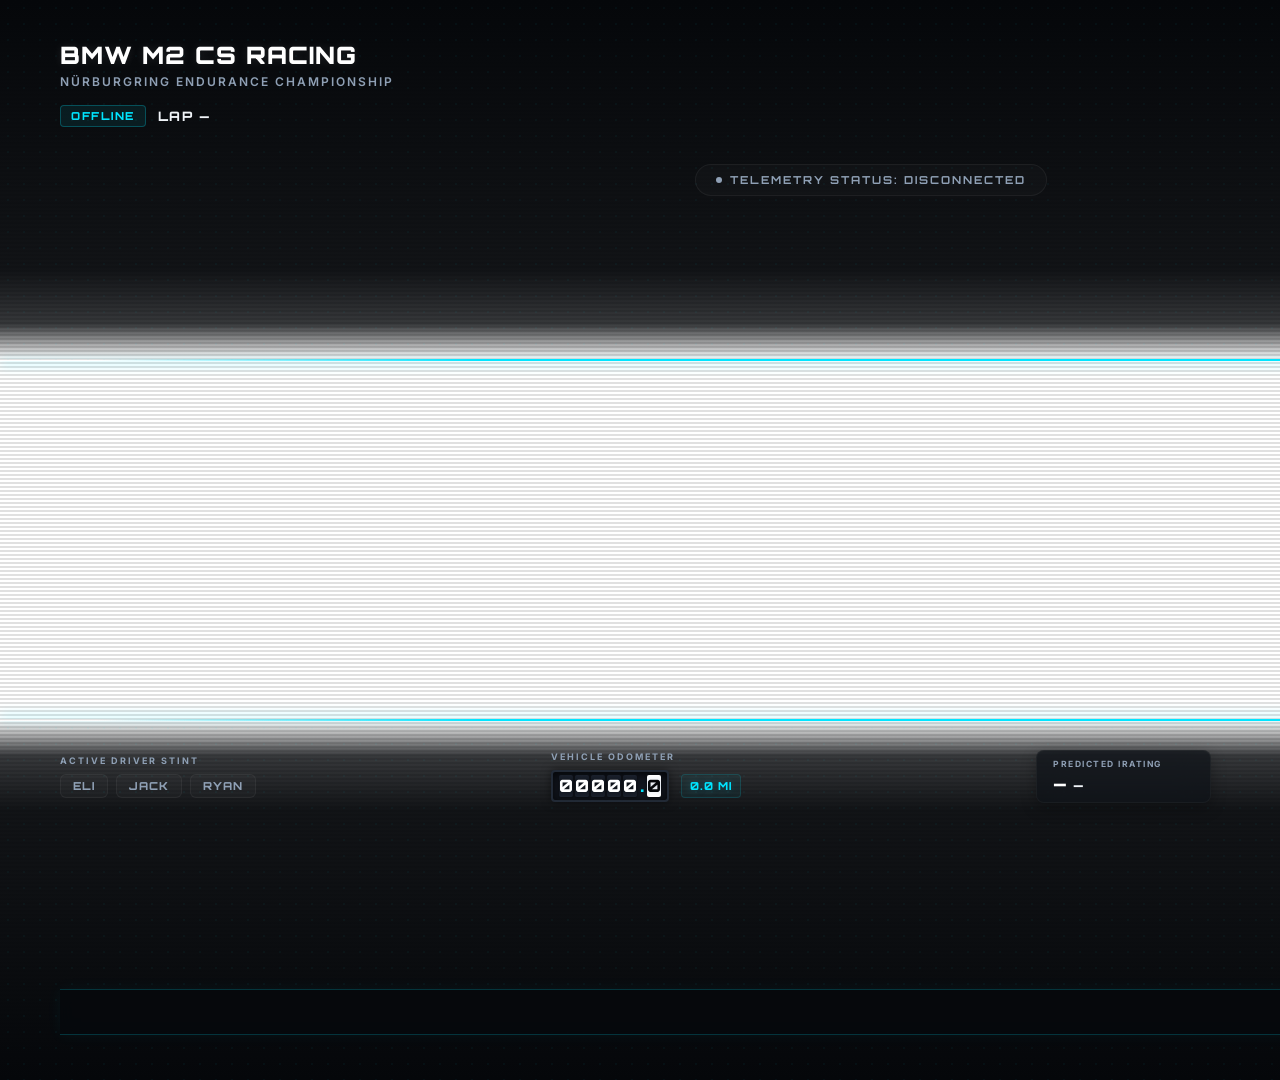
<file: overlay/mega_wide.html>
<!DOCTYPE html>
<html lang="en">
<head>
  <meta charset="UTF-8">
  <meta name="viewport" content="width=device-width, initial-scale=1.0">
  <title>Mega Wide Background HUD</title>
  <style>
    @import url('https://fonts.googleapis.com/css2?family=Inter:wght@400;500;600;700&family=Orbitron:wght@600;700;800;900&display=swap');

    * { box-sizing: border-box; margin: 0; padding: 0; }

    :root {
      --accent: #00e5ff;
      --accent-glow: rgba(0, 229, 255, 0.25);
      --accent-glow-strong: rgba(0, 229, 255, 0.6);
      --text: #f0f4f8;
      --text-muted: #8fa0b5;
      
      --font-sans: 'Inter', system-ui, -apple-system, sans-serif;
      --font-mono: 'Orbitron', monospace;
    }

    body {
      background: transparent; /* Transparent so iRacing capture sits centered over/under overlay */
      color: var(--text);
      font-family: var(--font-sans);
      height: 1080px;
      width: 1920px;
      overflow: hidden;
      position: relative;
    }

    /* Cyber scanlines overlay */
    .scanlines {
      position: absolute;
      top: 0;
      left: 0;
      width: 100%;
      height: 1080px;
      background: linear-gradient(
        rgba(18, 16, 16, 0) 50%, 
        rgba(0, 0, 0, 0.12) 50%
      );
      background-size: 100% 4px;
      z-index: 5;
      pointer-events: none;
    }

    /* TOP BAR (Y: 0 to 360) */
    .hud-header {
      position: absolute;
      top: 0;
      left: 0;
      width: 100%;
      height: 360px;
      background: linear-gradient(to bottom, #05070a 0%, rgba(5, 7, 10, 0.95) 75%, rgba(5, 7, 10, 0.8) 90%, transparent 100%);
      padding: 40px 60px;
      display: flex;
      justify-content: space-between;
      align-items: flex-start;
      z-index: 10;
    }

    /* BOTTOM BAR (Y: 720 to 1080) */
    .hud-footer {
      position: absolute;
      top: 720px;
      left: 0;
      width: 100%;
      height: 360px;
      background: linear-gradient(to top, #05070a 0%, rgba(5, 7, 10, 0.95) 75%, rgba(5, 7, 10, 0.8) 90%, transparent 100%);
      padding: 30px 60px 45px 60px;
      display: flex;
      flex-direction: column;
      justify-content: space-between;
      z-index: 10;
    }

    /* Radial Carbon Dot pattern underlaid on bars */
    .hud-header::before, .hud-footer::before {
      content: '';
      position: absolute;
      top: 0; left: 0; width: 100%; height: 100%;
      background-image: radial-gradient(rgba(0, 229, 255, 0.035) 1px, transparent 1px);
      background-size: 16px 16px;
      pointer-events: none;
      z-index: -1;
    }

    /* Glowing LED Bezels framing the game screen */
    .border-top {
      position: absolute;
      top: 359px;
      left: 0;
      width: 100%;
      height: 2px;
      background: linear-gradient(90deg, transparent 5%, var(--accent) 25%, var(--accent) 75%, transparent 95%);
      box-shadow: 0 3px 12px var(--accent-glow-strong);
      z-index: 20;
    }

    .border-bottom {
      position: absolute;
      top: 719px;
      left: 0;
      width: 100%;
      height: 2px;
      background: linear-gradient(90deg, transparent 5%, var(--accent) 25%, var(--accent) 75%, transparent 95%);
      box-shadow: 0 -3px 12px var(--accent-glow-strong);
      z-index: 20;
    }

    /* Left Block: Info */
    .header-left {
      display: flex;
      flex-direction: column;
    }

    .car-badge {
      font-family: var(--font-mono);
      font-size: 24px;
      font-weight: 900;
      color: #ffffff;
      letter-spacing: 1px;
      text-shadow: 0 0 10px rgba(255, 255, 255, 0.1);
    }

    .series-title {
      font-size: 12px;
      font-weight: 600;
      color: var(--text-muted);
      letter-spacing: 2px;
      text-transform: uppercase;
      margin-top: 4px;
    }

    .session-badge-row {
      display: flex;
      gap: 12px;
      align-items: center;
      margin-top: 16px;
    }

    .session-badge {
      font-family: var(--font-mono);
      font-size: 11px;
      font-weight: 800;
      background: rgba(0, 229, 255, 0.08);
      color: var(--accent);
      border: 1px solid rgba(0, 229, 255, 0.25);
      padding: 3px 10px;
      border-radius: 4px;
      letter-spacing: 1.5px;
      text-align: center;
    }

    .lap-counter {
      font-family: var(--font-mono);
      font-size: 13px;
      font-weight: 800;
      color: var(--text);
      letter-spacing: 1.5px;
    }

    /* Center Block: Strategy Banner */
    .header-center {
      align-self: center;
    }

    .strategy-banner {
      display: flex;
      align-items: center;
      gap: 8px;
      background: rgba(255, 255, 255, 0.02);
      border: 1px solid rgba(255, 255, 255, 0.05);
      border-radius: 30px;
      padding: 8px 20px;
      font-family: var(--font-mono);
      font-size: 11px;
      font-weight: 700;
      letter-spacing: 2px;
      color: var(--text-muted);
      transition: all 0.3s ease;
    }

    .strategy-banner.optimal {
      background: rgba(0, 230, 118, 0.06);
      border-color: rgba(0, 230, 118, 0.2);
      color: #00e676;
      text-shadow: 0 0 6px rgba(0, 230, 118, 0.25);
    }

    .strategy-banner.alert {
      background: rgba(255, 61, 0, 0.08);
      border-color: rgba(255, 61, 0, 0.3);
      color: #ff3d00;
      text-shadow: 0 0 8px rgba(255, 61, 0, 0.35);
      animation: alert-pulse 1.5s infinite ease-in-out;
    }

    @keyframes alert-pulse {
      0%, 100% { transform: scale(1); opacity: 0.9; }
      50% { transform: scale(1.02); opacity: 1; box-shadow: 0 0 15px rgba(255, 61, 0, 0.15); }
    }

    .status-dot {
      width: 6px;
      height: 6px;
      border-radius: 50%;
      background: currentColor;
    }

    /* Right Block: Telemetry Gauges */
    .header-right {
      display: flex;
      gap: 16px;
    }

    .gauge-card {
      background: rgba(14, 18, 24, 0.7);
      border: 1px solid rgba(255, 255, 255, 0.04);
      border-radius: 10px;
      backdrop-filter: blur(16px);
      padding: 14px 18px;
      width: 160px;
      box-shadow: 0 10px 30px rgba(0,0,0,0.4);
    }

    .gauge-label {
      font-size: 8.5px;
      font-weight: 700;
      letter-spacing: 1.5px;
      color: var(--text-muted);
      text-transform: uppercase;
      margin-bottom: 4px;
    }

    .gauge-value {
      font-family: var(--font-mono);
      font-size: 19px;
      font-weight: 900;
      color: #ffffff;
    }

    .gauge-value.accent {
      color: var(--accent);
      text-shadow: 0 0 8px var(--accent-glow-strong);
    }

    .gauge-sub {
      font-size: 9.5px;
      color: var(--text-muted);
      font-weight: 500;
      margin-top: 5px;
    }

    /* Footer Layout */
    .footer-row {
      display: flex;
      justify-content: space-between;
      align-items: center;
      width: 100%;
    }

    /* Active Driver Lineup Roster */
    .roster-container {
      display: flex;
      flex-direction: column;
    }

    .roster-label {
      font-size: 9px;
      font-weight: 700;
      letter-spacing: 2px;
      text-transform: uppercase;
      color: var(--text-muted);
      margin-bottom: 8px;
    }

    .roster-badges {
      display: flex;
      gap: 8px;
    }

    .badge {
      font-family: var(--font-mono);
      font-size: 11px;
      font-weight: 800;
      background: rgba(255, 255, 255, 0.02);
      border: 1px solid rgba(255, 255, 255, 0.05);
      color: var(--text-muted);
      padding: 4px 12px;
      border-radius: 6px;
      letter-spacing: 1px;
      transition: all 0.25s ease;
    }

    .badge.active {
      background: rgba(0, 229, 255, 0.08);
      border-color: rgba(0, 229, 255, 0.35);
      color: var(--accent);
      text-shadow: 0 0 8px var(--accent-glow);
      box-shadow: 0 0 10px var(--accent-glow);
    }

    /* Persistent Odometer Dashboard Dials */
    .odo-container {
      display: flex;
      flex-direction: column;
      margin-left: 36px;
    }

    .odo-label {
      font-size: 9px;
      font-weight: 700;
      letter-spacing: 2px;
      text-transform: uppercase;
      color: var(--text-muted);
      margin-bottom: 8px;
    }

    .odo-meter-wrapper {
      display: flex;
      align-items: center;
      gap: 12px;
    }

    .odo-mechanical {
      display: flex;
      background: #11151d;
      border: 2px solid #222a36;
      border-radius: 4px;
      padding: 3px 5px;
      box-shadow: inset 0 2px 8px rgba(0,0,0,0.8), 0 0 10px rgba(0,0,0,0.5);
    }

    .odo-digit {
      font-family: var(--font-mono);
      font-size: 17px;
      font-weight: 900;
      width: 14px;
      height: 22px;
      line-height: 22px;
      text-align: center;
      color: #ffffff;
      background: linear-gradient(to bottom, #1a202c 0%, #0d1117 50%, #1a202c 100%);
      margin: 0 1px;
      border-radius: 2px;
      box-shadow: 0 1px 3px rgba(0,0,0,0.5);
    }

    .odo-digit.decimal-digit {
      color: #05070a;
      background: linear-gradient(to bottom, #ffffff 0%, #e2e8f0 50%, #ffffff 100%);
    }

    .odo-decimal {
      font-family: var(--font-mono);
      font-size: 17px;
      font-weight: 900;
      color: var(--accent);
      padding: 0 2px;
      line-height: 22px;
    }

    .odo-trip {
      font-family: var(--font-mono);
      font-size: 11px;
      font-weight: 800;
      color: var(--accent);
      text-shadow: 0 0 8px var(--accent-glow);
      background: rgba(0, 229, 255, 0.05);
      border: 1px solid rgba(0, 229, 255, 0.15);
      padding: 4px 8px;
      border-radius: 4px;
      letter-spacing: 1px;
    }

    /* Live iRating Predictor Styling */
    .ir-pred-card {
      background: rgba(14, 18, 24, 0.7);
      border: 1px solid rgba(255, 255, 255, 0.04);
      border-radius: 8px;
      backdrop-filter: blur(16px);
      padding: 8px 16px;
      display: flex;
      flex-direction: column;
      width: 175px;
      box-shadow: 0 5px 15px rgba(0, 0, 0, 0.3);
      margin-left: 36px;
    }

    .ir-pred-label {
      font-size: 8.5px;
      font-weight: 700;
      letter-spacing: 1.5px;
      color: var(--text-muted);
      text-transform: uppercase;
      margin-bottom: 4px;
    }

    .ir-pred-row {
      display: flex;
      align-items: baseline;
      gap: 6px;
    }

    .ir-pred-base {
      font-family: var(--font-mono);
      font-size: 17px;
      font-weight: 900;
      color: #ffffff;
    }

    .ir-pred-delta {
      font-family: var(--font-mono);
      font-size: 13px;
      font-weight: 800;
    }

    .ir-pred-delta.positive {
      color: #00e676;
      text-shadow: 0 0 8px rgba(0, 230, 118, 0.4);
    }

    .ir-pred-delta.negative {
      color: #ff3d00;
      text-shadow: 0 0 8px rgba(255, 61, 0, 0.4);
    }

    /* Socials row */
    .socials-row {
      display: flex;
      gap: 10px;
    }

    .social-badge {
      background: rgba(14, 18, 24, 0.7);
      border: 1px solid rgba(255, 255, 255, 0.04);
      backdrop-filter: blur(16px);
      border-radius: 8px;
      padding: 8px 16px;
      display: flex;
      align-items: center;
      gap: 10px;
      box-shadow: 0 5px 15px rgba(0, 0, 0, 0.3);
    }

    .social-icon {
      font-family: var(--font-mono);
      font-size: 10px;
      font-weight: 800;
      color: var(--accent);
      background: rgba(0, 229, 255, 0.08);
      padding: 2px 5px;
      border-radius: 4px;
    }

    .social-handle {
      font-size: 11.5px;
      font-weight: 600;
      color: var(--text);
    }

    /* Infinite Marquee Footer */
    .marquee-container {
      background: rgba(6, 8, 12, 0.75);
      backdrop-filter: blur(8px);
      border-top: 1px solid rgba(0, 229, 255, 0.2);
      border-bottom: 1px solid rgba(0, 229, 255, 0.2);
      box-shadow: 0 0 15px rgba(0, 229, 255, 0.05);
      padding: 12px 0;
      overflow: hidden;
      white-space: nowrap;
      width: 100%;
      margin-top: auto;
    }

    .marquee-text {
      display: inline-block;
      font-family: var(--font-mono);
      font-size: 11px;
      font-weight: 700;
      color: var(--text);
      letter-spacing: 3px;
      text-transform: uppercase;
      padding-left: 100%;
      animation: marquee 30s linear infinite;
    }

    @keyframes marquee {
      0% { transform: translate3d(0, 0, 0); }
      100% { transform: translate3d(-100%, 0, 0); }
    }
  </style>
</head>
<body>

<div class="scanlines"></div>
<div class="border-top"></div>
<div class="border-bottom"></div>

<!-- HUD Header Bar -->
<div class="hud-header">
  <div class="header-left">
    <div class="car-badge">BMW M2 CS RACING</div>
    <div class="series-title">Nürburgring Endurance Championship</div>
    <div class="session-badge-row">
      <span class="session-badge" id="session-type">RACE</span>
      <span class="lap-counter">LAP <span id="lap-val">—</span></span>
    </div>
  </div>

  <div class="header-center">
    <div class="strategy-banner" id="strategy-banner">
      <div class="status-dot"></div>
      <span id="strategy-status-text">CONNECTING TO SIM TELEMETRY...</span>
    </div>
  </div>

  <div class="header-right">
    <div class="gauge-card">
      <div class="gauge-label">Fuel Remaining</div>
      <div class="gauge-value" id="gauge-fuel">—</div>
      <div class="gauge-sub" id="gauge-fuel-laps">— laps estimated</div>
    </div>
    <div class="gauge-card">
      <div class="gauge-label">Pace Delta</div>
      <div class="gauge-value" id="gauge-pace">—</div>
      <div class="gauge-sub" id="gauge-pace-sub">vs baseline</div>
    </div>
    <div class="gauge-card">
      <div class="gauge-label">Time Remaining</div>
      <div class="gauge-value accent" id="gauge-time">—</div>
      <div class="gauge-sub">Session Clock</div>
    </div>
  </div>
</div>

<!-- HUD Footer Bar -->
<div class="hud-footer">
  <div class="footer-row">
    <div class="roster-container">
      <div class="roster-label">Active Driver Stint</div>
      <div class="roster-badges" id="roster-badges">
        <span class="badge" id="badge-eli">ELI</span>
        <span class="badge" id="badge-jack">JACK</span>
        <span class="badge" id="badge-ryan">RYAN</span>
      </div>
    </div>

    <!-- Persistent Odometer Dials -->
    <div class="odo-container">
      <div class="odo-label">Vehicle Odometer</div>
      <div class="odo-meter-wrapper">
        <div class="odo-mechanical">
          <div class="odo-digit" id="odo-d5">0</div>
          <div class="odo-digit" id="odo-d4">0</div>
          <div class="odo-digit" id="odo-d3">0</div>
          <div class="odo-digit" id="odo-d2">0</div>
          <div class="odo-digit" id="odo-d1">0</div>
          <div class="odo-decimal">.</div>
          <div class="odo-digit decimal-digit" id="odo-df">0</div>
        </div>
        <div class="odo-trip" id="odo-trip-val">0.0 MI</div>
      </div>
    </div>

    <!-- Live iRating Predictor -->
    <div class="ir-pred-card">
      <div class="ir-pred-label">Predicted iRating</div>
      <div class="ir-pred-row">
        <div class="ir-pred-base" id="ir-pred-base">—</div>
        <div class="ir-pred-delta" id="ir-pred-delta">—</div>
      </div>
    </div>

    <div class="socials-row">
      <div class="social-badge">
        <div class="social-icon">TWT</div>
        <div class="social-handle">twitch.tv/elipwns</div>
      </div>
      <div class="social-badge">
        <div class="social-icon">YT</div>
        <div class="social-handle">youtube.com/@elipwns</div>
      </div>
    </div>
  </div>

  <div class="marquee-container">
    <div class="marquee-text">
      🏁 TEAM BMW M2 CS RACING • GOAL: LEAD LAP FINISH, CLEAN LAPS, NO QUICK REPAIR • DRIVER ROSTER: ELI, JACK, RYAN • STREAM POWERED BY ANTIGRAVITY AUTOMATION 🏁
    </div>
  </div>
</div>

<script>
  let socket = null;

  function formatTime(secs) {
    if (!secs || secs <= 0) return "—";
    const h = Math.floor(secs / 3600);
    const m = Math.floor((secs % 3600) / 60);
    const s = Math.floor(secs % 60);
    
    const pad = (n) => String(n).padStart(2, '0');
    return `${h}:${pad(m)}:${pad(s)}`;
  }

  function updateTelemetry(data) {
    if (!data || !data.connected) {
      setOffline();
      return;
    }

    // 1. Session Type & Lap Count
    const lapVal = data.lap || 0;
    document.getElementById('lap-val').textContent = lapVal > 0 ? lapVal : '—';
    
    let stateStr = "RACE";
    if (data.session_state !== undefined) {
      const states = {
        0: "INVALID", 1: "WARMUP", 2: "QUALIFY", 3: "RACE", 
        4: "PRACTICE", 5: "COOLDOWN", 6: "COMPLETE"
      };
      stateStr = states[data.session_state] || "SESSION";
    }
    document.getElementById('session-type').textContent = stateStr;

    // 2. Strategy Banner (recommend_pit & reasons)
    const strategy = data.strategy || {};
    const banner = document.getElementById('strategy-banner');
    const bannerText = document.getElementById('strategy-status-text');
    
    if (strategy.recommend_pit) {
      banner.className = "strategy-banner alert";
      bannerText.textContent = `PIT ADVISORY: ${strategy.reason.toUpperCase()}`;
    } else {
      banner.className = "strategy-banner optimal";
      bannerText.textContent = "STRATEGY STATUS: OPTIMAL";
    }

    // 3. Right side gauges
    // Fuel level
    if (strategy.fuel_level !== undefined && strategy.fuel_level !== null) {
      document.getElementById('gauge-fuel').textContent = `${strategy.fuel_level.toFixed(1)} L`;
      if (strategy.fuel_laps !== undefined && strategy.fuel_laps !== null) {
        document.getElementById('gauge-fuel-laps').textContent = `~${strategy.fuel_laps.toFixed(1)} LAPS EST`;
      } else {
        document.getElementById('gauge-fuel-laps').textContent = "— laps estimated";
      }
    } else {
      document.getElementById('gauge-fuel').textContent = "—";
      document.getElementById('gauge-fuel-laps').textContent = "— laps estimated";
    }

    // Pace delta vs baseline
    if (strategy.pace_delta !== undefined && strategy.pace_delta !== null) {
      const pd = strategy.pace_delta;
      document.getElementById('gauge-pace').textContent = (pd >= 0 ? '+' : '') + pd.toFixed(3) + 's';
      document.getElementById('gauge-pace').style.color = pd <= 0.1 ? '#00e676' : pd <= 1.2 ? '' : '#ff3d00';
    } else {
      document.getElementById('gauge-pace').textContent = "—";
      document.getElementById('gauge-pace').style.color = '';
    }

    // Session clockcountdown
    if (strategy.session_time_remain !== undefined && strategy.session_time_remain !== null) {
      document.getElementById('gauge-time').textContent = formatTime(strategy.session_time_remain);
    } else {
      document.getElementById('gauge-time').textContent = "—";
    }

    // 4. Stint highlights based on player name from telemetry
    const playerCar = data.player_car || {};
    const playerName = (playerCar.name || "").toLowerCase();
    
    document.getElementById('badge-eli').classList.remove('active');
    document.getElementById('badge-jack').classList.remove('active');
    document.getElementById('badge-ryan').classList.remove('active');
    
    if (playerName.includes('eli')) {
      document.getElementById('badge-eli').classList.add('active');
    } else if (playerName.includes('jack')) {
      document.getElementById('badge-jack').classList.add('active');
    } else if (playerName.includes('ryan')) {
      document.getElementById('badge-ryan').classList.add('active');
    }

    // 5. Update Active Car Badge Label dynamically
    const carName = data.active_car_name || "BMW M2 CS RACING";
    document.querySelector('.car-badge').textContent = carName.toUpperCase();

    // 6. Update Persistent Odometer (Lifetime + Session Trip)
    const odoTotal = data.car_lifetime_miles || 0.0;
    const odoTrip = data.session_miles || 0.0;

    // Convert total miles to a padded string of format "000000" (the 6th is tenth decimal)
    const odoInt = Math.floor(odoTotal * 10);
    const odoStr = String(odoInt).padStart(6, '0');

    document.getElementById('odo-d5').textContent = odoStr[0];
    document.getElementById('odo-d4').textContent = odoStr[1];
    document.getElementById('odo-d3').textContent = odoStr[2];
    document.getElementById('odo-d2').textContent = odoStr[3];
    document.getElementById('odo-d1').textContent = odoStr[4];
    document.getElementById('odo-df').textContent = odoStr[5];

    document.getElementById('odo-trip-val').textContent = `${odoTrip.toFixed(1)} MI`;

    // 7. Update iRating Predictor Card
    const startingIR = data.player_starting_ir || 1350;
    const irChange = data.predicted_ir_change || 0;
    document.getElementById('ir-pred-base').textContent = startingIR;
    
    const irDeltaEl = document.getElementById('ir-pred-delta');
    const irSign = irChange >= 0 ? '+' : '';
    irDeltaEl.textContent = `${irSign}${irChange}`;
    irDeltaEl.className = 'ir-pred-delta ' + (irChange > 0 ? 'positive' : irChange < 0 ? 'negative' : '');
  }

  function setOffline() {
    document.getElementById('lap-val').textContent = '—';
    document.getElementById('session-type').textContent = 'OFFLINE';
    
    const banner = document.getElementById('strategy-banner');
    const bannerText = document.getElementById('strategy-status-text');
    banner.className = "strategy-banner";
    bannerText.textContent = "TELEMETRY STATUS: DISCONNECTED";
    
    document.getElementById('gauge-fuel').textContent = "—";
    document.getElementById('gauge-fuel-laps').textContent = "— laps estimated";
    document.getElementById('gauge-pace').textContent = "—";
    document.getElementById('gauge-pace').style.color = '';
    document.getElementById('gauge-time').textContent = "—";
    
    document.getElementById('badge-eli').classList.remove('active');
    document.getElementById('badge-jack').classList.remove('active');
    document.getElementById('badge-ryan').classList.remove('active');

    // Reset mechanical dials
    document.getElementById('odo-d5').textContent = '0';
    document.getElementById('odo-d4').textContent = '0';
    document.getElementById('odo-d3').textContent = '0';
    document.getElementById('odo-d2').textContent = '0';
    document.getElementById('odo-d1').textContent = '0';
    document.getElementById('odo-df').textContent = '0';
    document.getElementById('odo-trip-val').textContent = '0.0 MI';
    
    document.getElementById('ir-pred-base').textContent = '—';
    document.getElementById('ir-pred-delta').textContent = '—';
    document.getElementById('ir-pred-delta').className = 'ir-pred-delta';
  }

  function connect() {
    socket = new WebSocket('ws://localhost:8765');
    
    socket.onmessage = function(event) {
      try {
        const data = JSON.parse(event.data);
        updateTelemetry(data);
      } catch (e) {
        console.error("Error parsing telemetry: ", e);
      }
    };
    
    socket.onclose = function() {
      setOffline();
      setTimeout(connect, 3000);
    };
    
    socket.onerror = function() {
      socket.close();
    };
  }

  // Init
  connect();
</script>
</body>
</html>
</file>
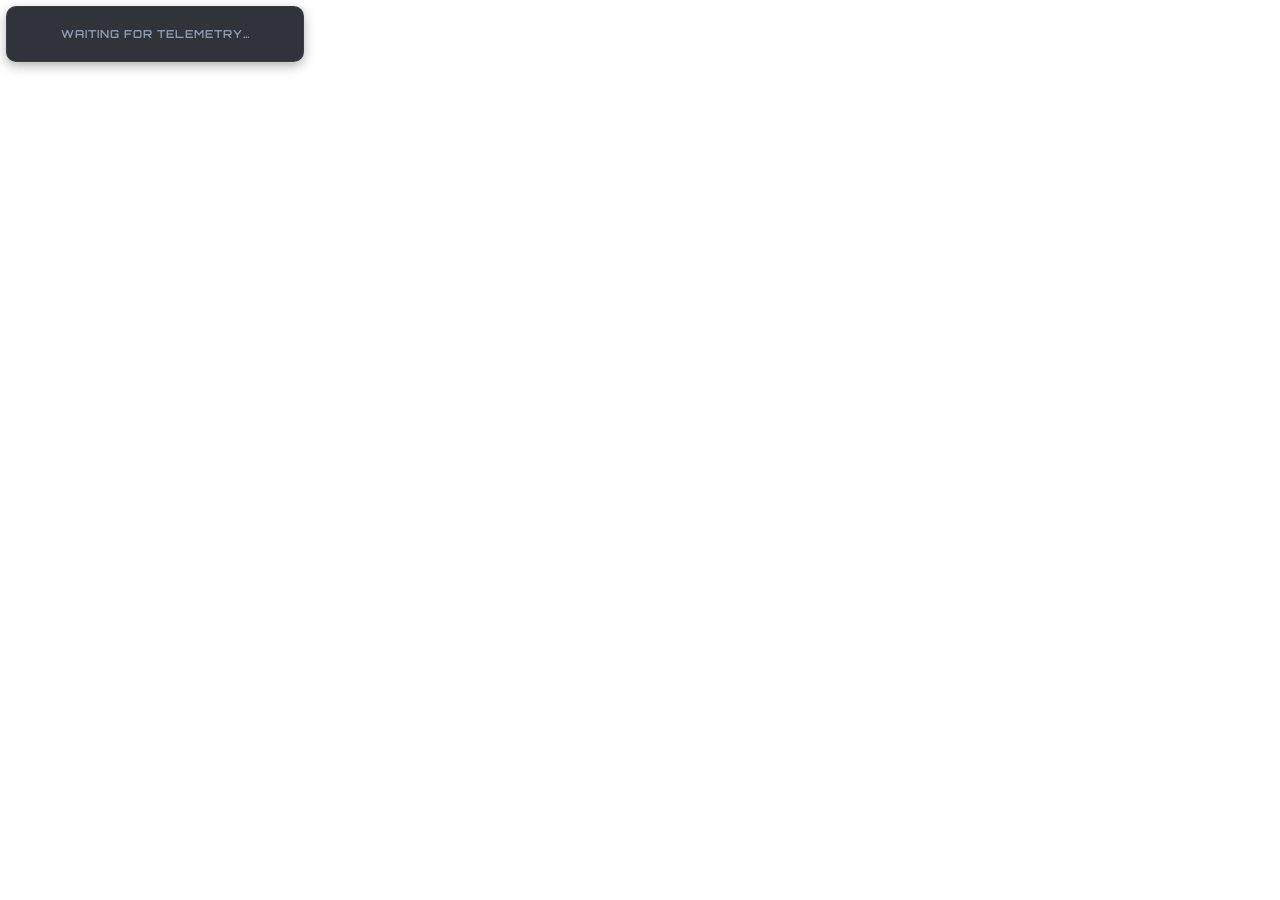
<file: overlay/odometer.html>
<!DOCTYPE html>
<html lang="en">
<head>
<meta charset="UTF-8">
<title>Odometer & Live Stats HUD</title>
<style>
  @import url('https://fonts.googleapis.com/css2?family=Inter:wght@400;500;600;700;800&family=Orbitron:wght@600;700;800;900&display=swap');

  * { margin: 0; padding: 0; box-sizing: border-box; }

  :root {
    --accent: #00e5ff;
    --accent-glow: rgba(0, 229, 255, 0.25);
    --accent-glow-strong: rgba(0, 229, 255, 0.6);
    --text: #f0f4f8;
    --text-muted: #8fa0b5;
    
    --font-sans: 'Inter', system-ui, -apple-system, sans-serif;
    --font-mono: 'Orbitron', monospace;
  }

  body {
    background: transparent;
    font-family: var(--font-sans);
    color: var(--text);
    width: 310px;
    padding: 6px;
    overflow: hidden;
  }

  /* ── Main Dashboard Card ── */
  .dashboard-card {
    background: rgba(8, 11, 16, 0.85);
    border: 1px solid rgba(255, 255, 255, 0.05);
    backdrop-filter: blur(14px);
    border-radius: 12px;
    padding: 14px 16px;
    box-shadow: 0 10px 35px rgba(0, 0, 0, 0.5);
    transition: all 0.3s ease;
    display: flex;
    flex-direction: column;
    gap: 12px;
  }

  .dashboard-card:hover {
    border-color: rgba(0, 229, 255, 0.2);
    box-shadow: 0 10px 40px rgba(0, 229, 255, 0.05);
  }

  /* Header */
  .header {
    display: flex;
    flex-direction: column;
    gap: 2px;
    border-bottom: 1px solid rgba(255, 255, 255, 0.06);
    padding-bottom: 8px;
  }

  .eyebrow {
    font-family: var(--font-mono);
    font-size: 8.5px;
    font-weight: 700;
    letter-spacing: 2.5px;
    text-transform: uppercase;
    color: var(--accent);
    text-shadow: 0 0 8px var(--accent-glow);
  }

  .car-title {
    font-family: var(--font-mono);
    font-size: 15px;
    font-weight: 800;
    color: #ffffff;
    white-space: nowrap;
    overflow: hidden;
    text-overflow: ellipsis;
    text-transform: uppercase;
  }

  /* Odometer Layout */
  .section-label {
    font-size: 9px;
    font-weight: 700;
    letter-spacing: 1.5px;
    text-transform: uppercase;
    color: var(--text-muted);
    margin-bottom: 6px;
  }

  .odo-meter-wrapper {
    display: flex;
    flex-direction: column;
    background: rgba(255, 255, 255, 0.01);
    border: 1px solid rgba(255, 255, 255, 0.03);
    border-radius: 8px;
    padding: 10px 12px;
  }

  .odo-mechanical {
    display: flex;
    background: #0d1117;
    border: 2px solid #222a36;
    border-radius: 6px;
    padding: 4px;
    box-shadow: inset 0 3px 10px rgba(0,0,0,0.9), 0 0 15px rgba(0,0,0,0.6);
    justify-content: center;
    align-items: center;
    margin-bottom: 8px;
  }

  .odo-digit {
    font-family: var(--font-mono);
    font-size: 19px;
    font-weight: 900;
    width: 17px;
    height: 28px;
    line-height: 28px;
    text-align: center;
    color: #ffffff;
    background: linear-gradient(to bottom, #1f2937 0%, #0d1117 50%, #1f2937 100%);
    margin: 0 1px;
    border-radius: 3px;
    box-shadow: 0 2px 4px rgba(0,0,0,0.5);
  }

  .odo-digit.decimal-digit {
    color: #0d1117;
    background: linear-gradient(to bottom, #ffffff 0%, #d1d5db 50%, #ffffff 100%);
  }

  .odo-decimal {
    font-family: var(--font-mono);
    font-size: 19px;
    font-weight: 900;
    color: var(--accent);
    padding: 0 2px;
    line-height: 28px;
  }

  .odo-trip-row {
    display: flex;
    justify-content: space-between;
    align-items: center;
    padding-top: 2px;
  }

  .odo-trip-label {
    font-size: 10px;
    font-weight: 600;
    color: var(--text-muted);
    text-transform: uppercase;
  }

  .odo-trip-value {
    font-family: var(--font-mono);
    font-size: 12px;
    font-weight: 800;
    color: var(--accent);
    text-shadow: 0 0 8px var(--accent-glow);
    background: rgba(0, 229, 255, 0.05);
    border: 1px solid rgba(0, 229, 255, 0.15);
    padding: 2px 8px;
    border-radius: 4px;
    letter-spacing: 0.5px;
  }

  /* iRating Predictor layout */
  .ir-container {
    background: rgba(255, 255, 255, 0.01);
    border: 1px solid rgba(255, 255, 255, 0.03);
    border-radius: 8px;
    padding: 10px 12px;
    display: flex;
    flex-direction: column;
  }

  .ir-row {
    display: flex;
    align-items: baseline;
    gap: 8px;
  }

  .ir-base {
    font-family: var(--font-mono);
    font-size: 19px;
    font-weight: 900;
    color: #ffffff;
  }

  .ir-delta {
    font-family: var(--font-mono);
    font-size: 14px;
    font-weight: 800;
  }

  .ir-delta.positive {
    color: #00e676;
    text-shadow: 0 0 8px rgba(0, 230, 118, 0.4);
  }

  .ir-delta.negative {
    color: #ff3d00;
    text-shadow: 0 0 8px rgba(255, 61, 0, 0.4);
  }

  /* Footer Status */
  .footer-status {
    display: flex;
    justify-content: space-between;
    align-items: center;
    border-top: 1px solid rgba(255, 255, 255, 0.06);
    padding-top: 8px;
    font-size: 9px;
    font-weight: 700;
    letter-spacing: 0.5px;
    text-transform: uppercase;
  }

  .session-badge {
    background: rgba(255, 255, 255, 0.05);
    padding: 2px 6px;
    border-radius: 3px;
    color: var(--text-muted);
  }

  .conn-status {
    display: flex;
    align-items: center;
    gap: 4px;
    color: var(--text-muted);
  }

  .conn-status.online {
    color: #00e676;
    text-shadow: 0 0 6px rgba(0, 230, 118, 0.3);
  }

  .conn-dot {
    width: 5px;
    height: 5px;
    border-radius: 50%;
    background: currentColor;
  }

  #disconnected {
    display: none;
    color: #8fa0b5;
    font-family: var(--font-mono);
    font-size: 11px;
    font-weight: 600;
    letter-spacing: 1px;
    padding: 20px;
    background: rgba(12, 16, 23, 0.85);
    border: 1px solid rgba(255, 255, 255, 0.05);
    backdrop-filter: blur(8px);
    border-radius: 10px;
    text-transform: uppercase;
    text-align: center;
    box-shadow: 0 4px 12px rgba(0, 0, 0, 0.3);
    animation: breathe 2s infinite ease-in-out;
  }

  @keyframes breathe {
    0%, 100% { opacity: 0.5; }
    50% { opacity: 1; }
  }
</style>
</head>
<body>

<div id="disconnected">Waiting for telemetry…</div>

<div id="dashboard" class="dashboard-card">
  <!-- Header -->
  <div class="header">
    <span class="eyebrow">GARAGE TELEMETRY</span>
    <span id="car-name" class="car-title">BMW M2 CS RACING</span>
  </div>

  <!-- Odometer Section -->
  <div>
    <div class="section-label">Vehicle Odometer</div>
    <div class="odo-meter-wrapper">
      <div class="odo-mechanical">
        <div class="odo-digit" id="odo-d5">0</div>
        <div class="odo-digit" id="odo-d4">0</div>
        <div class="odo-digit" id="odo-d3">0</div>
        <div class="odo-digit" id="odo-d2">0</div>
        <div class="odo-digit" id="odo-d1">0</div>
        <div class="odo-decimal">.</div>
        <div class="odo-digit decimal-digit" id="odo-df">0</div>
      </div>
      <div class="odo-trip-row">
        <span class="odo-trip-label">Session Trip</span>
        <span id="trip-val" class="odo-trip-value">0.0 MI</span>
      </div>
    </div>
  </div>

  <!-- iRating Predictor Section -->
  <div>
    <div class="section-label">Predicted iRating</div>
    <div class="ir-container">
      <div class="ir-row">
        <span id="ir-base" class="ir-base">—</span>
        <span id="ir-delta" class="ir-delta">—</span>
      </div>
    </div>
  </div>

  <!-- Footer Status -->
  <div class="footer-status">
    <span id="session-type" class="session-badge">OFFLINE</span>
    <span id="conn-status" class="conn-status">
      <span class="conn-dot"></span>
      <span id="conn-text">DISCONNECTED</span>
    </span>
  </div>
</div>

<script>
const WS_URL = 'ws://localhost:8765';

function updateDashboard(data) {
  const dashboard = document.getElementById('dashboard');
  const disco = document.getElementById('disconnected');
  const connStatus = document.getElementById('conn-status');
  const connText = document.getElementById('conn-text');

  if (!data || !data.connected) {
    dashboard.style.display = 'none';
    disco.style.display = 'block';
    return;
  }
  
  dashboard.style.display = 'flex';
  disco.style.display = 'none';

  // Connection Status
  connStatus.className = 'conn-status online';
  connText.textContent = 'ONLINE';

  // Active Car
  const carName = data.active_car_name || "BMW M2 CS RACING";
  document.getElementById('car-name').textContent = carName.toUpperCase();

  // Session Type
  let stateStr = "RACE";
  if (data.session_state !== undefined) {
    const states = {
      0: "INVALID", 1: "WARMUP", 2: "QUALIFY", 3: "RACE", 
      4: "PRACTICE", 5: "COOLDOWN", 6: "COMPLETE"
    };
    stateStr = states[data.session_state] || "SESSION";
  }
  document.getElementById('session-type').textContent = stateStr;

  // Odometer (Lifetime)
  const odoTotal = data.car_lifetime_miles || 0.0;
  const odoInt = Math.floor(odoTotal * 10);
  const odoStr = String(odoInt).padStart(6, '0');

  document.getElementById('odo-d5').textContent = odoStr[0];
  document.getElementById('odo-d4').textContent = odoStr[1];
  document.getElementById('odo-d3').textContent = odoStr[2];
  document.getElementById('odo-d2').textContent = odoStr[3];
  document.getElementById('odo-d1').textContent = odoStr[4];
  document.getElementById('odo-df').textContent = odoStr[5];

  // Trip (Session Miles)
  const odoTrip = data.session_miles || 0.0;
  document.getElementById('trip-val').textContent = `${odoTrip.toFixed(1)} MI`;

  // iRating Predictor
  const startingIR = data.player_starting_ir || 1350;
  const irChange = data.predicted_ir_change || 0;
  document.getElementById('ir-base').textContent = startingIR;

  const irDeltaEl = document.getElementById('ir-delta');
  const irSign = irChange >= 0 ? '+' : '';
  irDeltaEl.textContent = `${irSign}${irChange}`;
  irDeltaEl.className = 'ir-delta ' + (irChange > 0 ? 'positive' : irChange < 0 ? 'negative' : '');
}

function setOffline() {
  const dashboard = document.getElementById('dashboard');
  const disco = document.getElementById('disconnected');
  const connStatus = document.getElementById('conn-status');
  const connText = document.getElementById('conn-text');

  dashboard.style.display = 'none';
  disco.style.display = 'block';

  connStatus.className = 'conn-status';
  connText.textContent = 'DISCONNECTED';
  document.getElementById('session-type').textContent = 'OFFLINE';
}

let ws;
function connect() {
  ws = new WebSocket(WS_URL);
  
  ws.onmessage = function(event) {
    try {
      const data = JSON.parse(event.data);
      updateDashboard(data);
    } catch (e) {
      console.error("Error parsing telemetry: ", e);
    }
  };
  
  ws.onclose = function() {
    setOffline();
    setTimeout(connect, 3000);
  };
  
  ws.onerror = function() {
    ws.close();
  };
}

connect();
</script>
</body>
</html>
</file>
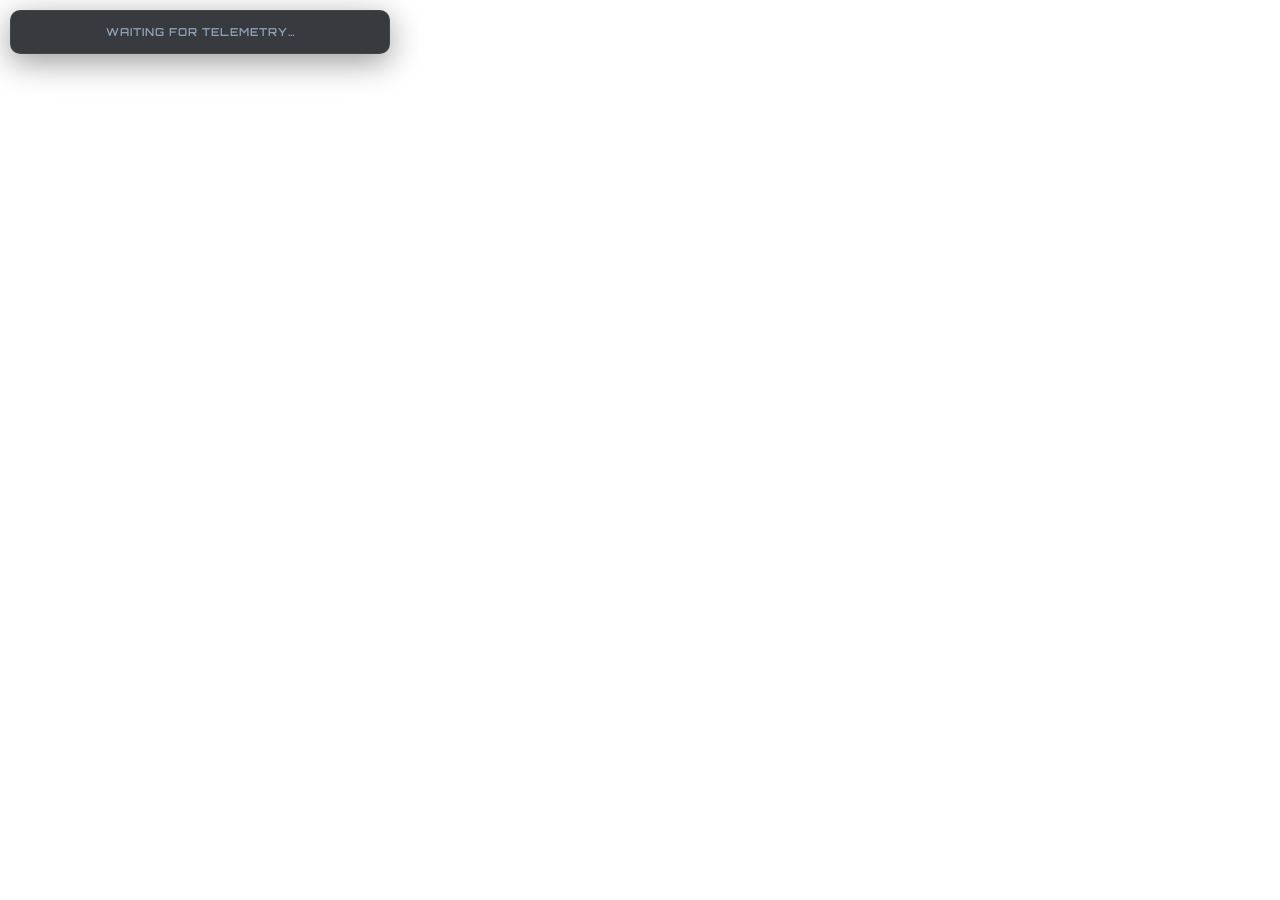
<file: overlay/pitwall.html>
<!DOCTYPE html>
<html lang="en">
<head>
<meta charset="UTF-8">
<title>Pit Wall</title>
<style>
  @import url('https://fonts.googleapis.com/css2?family=Inter:wght@400;500;600;700&family=Orbitron:wght@600;700;800;900&display=swap');

  * { margin: 0; padding: 0; box-sizing: border-box; }

  body {
    background: transparent;
    font-family: 'Inter', system-ui, -apple-system, sans-serif;
    color: #f0f4f8;
    width: 400px;
    padding: 8px;
    overflow: hidden;
  }

  #panel {
    display: flex;
    flex-direction: column;
    gap: 12px;
    padding: 2px;
  }

  /* ── section cards (Glassmorphic) ── */
  .card {
    background: rgba(12, 16, 23, 0.82);
    border: 1px solid rgba(255, 255, 255, 0.05);
    backdrop-filter: blur(12px);
    border-radius: 10px;
    padding: 14px 16px;
    box-shadow: 0 8px 32px rgba(0, 0, 0, 0.4);
    transition: all 0.3s ease;
  }

  .card:hover {
    border-color: rgba(0, 229, 255, 0.15);
  }

  .card-title {
    font-family: 'Orbitron', monospace;
    font-size: 10px;
    font-weight: 700;
    letter-spacing: 2px;
    text-transform: uppercase;
    color: #00e5ff;
    text-shadow: 0 0 8px rgba(0, 229, 255, 0.2);
    margin-bottom: 12px;
    border-bottom: 1px solid rgba(255, 255, 255, 0.05);
    padding-bottom: 6px;
  }

  /* ── track map ── */
  #map-canvas {
    display: block;
    margin: 4px auto 0 auto;
    filter: drop-shadow(0 0 10px rgba(0, 229, 255, 0.05));
  }

  /* ── strategy grid ── */
  .strat-grid {
    display: grid;
    grid-template-columns: 1fr 1fr;
    gap: 8px;
  }

  .strat-cell {
    background: rgba(255, 255, 255, 0.02);
    border: 1px solid rgba(255, 255, 255, 0.04);
    border-left: 3px solid rgba(0, 229, 255, 0.4);
    border-radius: 5px;
    padding: 8px 10px;
    transition: all 0.2s ease;
  }

  .strat-cell:hover {
    background: rgba(0, 229, 255, 0.02);
    border-left-color: #00e5ff;
  }

  .strat-label {
    font-family: 'Inter', sans-serif;
    font-size: 9px;
    font-weight: 600;
    text-transform: uppercase;
    letter-spacing: 1px;
    color: #8fa0b5;
    margin-bottom: 4px;
  }

  .strat-value {
    font-family: 'Orbitron', monospace;
    font-size: 16px;
    font-weight: 700;
    font-variant-numeric: tabular-nums;
    color: #f0f4f8;
  }

  /* ── recommendation banner ── */
  #rec-banner {
    display: none;
    background: rgba(255, 61, 0, 0.12);
    border: 1px solid rgba(255, 61, 0, 0.4);
    box-shadow: 0 0 15px rgba(255, 61, 0, 0.15), inset 0 0 10px rgba(255, 61, 0, 0.05);
    border-radius: 6px;
    padding: 10px 14px;
    font-size: 13px;
    font-weight: 700;
    color: #ff5252;
    margin-bottom: 10px;
    animation: flash-red 2s infinite ease-in-out;
  }

  #rec-banner.fuel { 
    color: #ffc837; 
    border-color: rgba(255, 200, 55, 0.4); 
    background: rgba(255, 200, 55, 0.08); 
    box-shadow: 0 0 15px rgba(255, 200, 55, 0.1), inset 0 0 10px rgba(255, 200, 55, 0.03);
    animation: flash-yellow 2s infinite ease-in-out;
  }
  
  #rec-banner.pace { 
    color: #ff8a65; 
    border-color: rgba(255, 138, 101, 0.4); 
    background: rgba(255, 138, 101, 0.08); 
    box-shadow: 0 0 15px rgba(255, 138, 101, 0.1), inset 0 0 10px rgba(255, 138, 101, 0.03);
    animation: flash-orange 2s infinite ease-in-out;
  }

  @keyframes flash-red {
    0%, 100% { border-color: rgba(255, 61, 0, 0.4); box-shadow: 0 0 10px rgba(255, 61, 0, 0.1); }
    50% { border-color: rgba(255, 61, 0, 0.8); box-shadow: 0 0 20px rgba(255, 61, 0, 0.35); }
  }

  @keyframes flash-yellow {
    0%, 100% { border-color: rgba(255, 200, 55, 0.4); box-shadow: 0 0 10px rgba(255, 200, 55, 0.1); }
    50% { border-color: rgba(255, 200, 55, 0.8); box-shadow: 0 0 20px rgba(255, 200, 55, 0.35); }
  }

  @keyframes flash-orange {
    0%, 100% { border-color: rgba(255, 138, 101, 0.4); box-shadow: 0 0 10px rgba(255, 138, 101, 0.1); }
    50% { border-color: rgba(255, 138, 101, 0.8); box-shadow: 0 0 20px rgba(255, 138, 101, 0.35); }
  }

  /* ── mini relative strip ── */
  .mini-row {
    display: grid;
    grid-template-columns: 28px 1fr 60px;
    align-items: center;
    height: 24px;
    padding: 0 8px;
    border-radius: 4px;
    margin-bottom: 2px;
    background: rgba(255, 255, 255, 0.01);
    border: 1px solid rgba(255, 255, 255, 0.02);
    transition: all 0.15s ease;
  }

  .mini-row.player { 
    background: rgba(255, 200, 55, 0.08); 
    border: 1px solid rgba(255, 200, 55, 0.3);
    box-shadow: 0 0 8px rgba(255, 200, 55, 0.1);
  }

  .mini-pos  { 
    font-family: 'Orbitron', monospace;
    font-size: 10px; 
    font-weight: 700;
    color: #8fa0b5; 
    text-align: left; 
  }
  
  .mini-row.player .mini-pos {
    color: #ffc837;
  }

  .mini-name { 
    font-size: 12px; 
    font-weight: 600;
    color: #e8edf2;
    white-space: nowrap; 
    overflow: hidden; 
    text-overflow: ellipsis; 
  }
  
  .mini-gap  { 
    font-family: 'Orbitron', monospace;
    font-size: 11px; 
    font-weight: 700;
    text-align: right; 
    font-variant-numeric: tabular-nums; 
    color: #d1d9e6; 
  }
  
  .mini-row.player .mini-gap { 
    color: #ffc837; 
    text-shadow: 0 0 8px rgba(255, 200, 55, 0.3);
  }

  .dot {
    display: inline-block;
    width: 6px;
    height: 6px;
    border-radius: 50%;
    margin-right: 6px;
    flex-shrink: 0;
  }

  #disconnected {
    color: #8fa0b5;
    font-family: 'Orbitron', monospace;
    font-size: 11px;
    font-weight: 600;
    letter-spacing: 1px;
    padding: 14px;
    text-align: center;
    text-transform: uppercase;
    animation: breathe 2s infinite ease-in-out;
  }

  @keyframes breathe {
    0%, 100% { opacity: 0.4; }
    50% { opacity: 1; }
  }
</style>
</head>
<body>

<div id="panel">
  <div id="disconnected" class="card">Waiting for telemetry…</div>

  <!-- track map -->
  <div class="card" id="map-card" style="display:none">
    <div class="card-title">Track Monitor</div>
    <canvas id="map-canvas" width="364" height="176"></canvas>
  </div>

  <!-- strategy -->
  <div class="card" id="strat-card" style="display:none">
    <div class="card-title">Telemetry & Strategy</div>
    <div id="rec-banner"></div>
    <div class="strat-grid">
      <div class="strat-cell">
        <div class="strat-label">Baseline lap</div>
        <div class="strat-value" id="s-baseline">—</div>
      </div>
      <div class="strat-cell">
        <div class="strat-label">Rolling avg (3)</div>
        <div class="strat-value" id="s-rolling">—</div>
      </div>
      <div class="strat-cell">
        <div class="strat-label">Pace Δ</div>
        <div class="strat-value" id="s-delta">—</div>
      </div>
      <div class="strat-cell">
        <div class="strat-label">Fuel laps left</div>
        <div class="strat-value" id="s-fuel">—</div>
      </div>
      <div class="strat-cell">
        <div class="strat-label">Repair time</div>
        <div class="strat-value" id="s-repair">—</div>
      </div>
      <div class="strat-cell">
        <div class="strat-label">Session remain</div>
        <div class="strat-value" id="s-time">—</div>
      </div>
    </div>
  </div>

  <!-- team endurance stats -->
  <div class="card" id="team-card" style="display:none">
    <div class="card-title">Driver & Stint Status</div>
    <div style="display:flex; justify-content: space-between; align-items: center; margin-bottom: 10px;">
      <div class="strat-label" style="margin:0;">Active Driver</div>
      <div class="strat-value" id="t-active-driver" style="font-size: 14px; color: #00e5ff;">—</div>
    </div>
    <div class="strat-grid">
      <div class="strat-cell">
        <div class="strat-label">Current Stint</div>
        <div class="strat-value" id="t-stint-laps">—</div>
      </div>
      <div class="strat-cell" id="t-fair-share-cell">
        <div class="strat-label">Team Laps</div>
        <div class="strat-value" id="t-total-laps">—</div>
      </div>
    </div>
    <div id="t-driver-breakdown" style="margin-top: 10px; font-size: 10px; color: #8fa0b5; display:flex; flex-direction:column; gap:4px;">
    </div>
  </div>

  <!-- traffic radar -->
  <div class="card" id="radar-card" style="display:none">
    <div class="card-title" style="color: #ff3d00; text-shadow: 0 0 8px rgba(255,61,0,0.3); border-bottom-color: rgba(255,61,0,0.2);">Traffic Radar</div>
    <div id="radar-strip"></div>
  </div>

  <!-- relative timing -->
  <div class="card" id="rel-card" style="display:none">
    <div class="card-title">Relative ±30s</div>
    <div id="mini-strip"></div>
  </div>
</div>

<script>
const WS_URL    = 'ws://localhost:8765';
const GAP_WIN   = 30;

const CLASS_COLORS = {};
function classColor(id) {
  if (!CLASS_COLORS[id])
    CLASS_COLORS[id] = `hsl(${(id * 73) % 360}, 80%, 55%)`;
  return id === 0 ? '#aaaaaa' : CLASS_COLORS[id];
}

function fmtLap(s) {
  if (!s) return '—';
  const m = Math.floor(s / 60);
  const sec = (s % 60).toFixed(3).padStart(6, '0');
  return `${m}:${sec}`;
}

function firstName(full) {
  const p = (full || '').trim().split(' ');
  return p.length > 1 ? p[0][0] + '. ' + p.slice(1).join(' ') : full;
}

function fmtTime(secs) {
  if (!secs || secs < 0) return '—';
  const m = Math.floor(secs / 60);
  const s = Math.floor(secs % 60);
  return `${m}:${String(s).padStart(2,'0')}`;
}

// ── track map ──────────────────────────────────────────────
const canvas = document.getElementById('map-canvas');
const ctx    = canvas.getContext('2d');
const W = canvas.width, H = canvas.height;
const CX = W / 2, CY = H / 2;
const RX = W * 0.42, RY = H * 0.38;

function pctToXY(pct) {
  const angle = pct * 2 * Math.PI - Math.PI / 2;
  return [CX + RX * Math.cos(angle), CY + RY * Math.sin(angle)];
}

function drawMap(cars) {
  ctx.clearRect(0, 0, W, H);

  // Outer glow of the track
  ctx.beginPath();
  ctx.ellipse(CX, CY, RX, RY, 0, 0, 2 * Math.PI);
  ctx.strokeStyle = 'rgba(0, 229, 255, 0.04)';
  ctx.lineWidth = 14;
  ctx.stroke();

  // Track body (dark roadbed)
  ctx.beginPath();
  ctx.ellipse(CX, CY, RX, RY, 0, 0, 2 * Math.PI);
  ctx.strokeStyle = 'rgba(10, 14, 20, 0.8)';
  ctx.lineWidth = 8;
  ctx.stroke();

  // Futuristic glowing track centerline
  ctx.beginPath();
  ctx.ellipse(CX, CY, RX, RY, 0, 0, 2 * Math.PI);
  ctx.strokeStyle = 'rgba(255, 255, 255, 0.1)';
  ctx.lineWidth = 2;
  ctx.stroke();

  // Start/Finish Line
  const [sx, sy] = pctToXY(0);
  ctx.beginPath();
  ctx.moveTo(sx - 8, sy);
  ctx.lineTo(sx + 8, sy);
  ctx.strokeStyle = 'rgba(0, 229, 255, 0.5)';
  ctx.lineWidth = 3;
  ctx.stroke();

  // Draw cars
  for (const car of cars) {
    if (car.lap_pct < 0) continue;
    const [x, y] = pctToXY(car.lap_pct);
    const color = car.is_player ? '#ffc837' : classColor(car.class_id);
    
    // Glowing ring for player
    if (car.is_player) {
      ctx.beginPath();
      ctx.arc(x, y, 9, 0, 2 * Math.PI);
      ctx.fillStyle = 'rgba(255, 200, 55, 0.2)';
      ctx.fill();
      ctx.strokeStyle = 'rgba(255, 255, 255, 0.6)';
      ctx.lineWidth = 1.5;
      ctx.stroke();
    }
    
    // Normal car dot
    ctx.beginPath();
    ctx.arc(x, y, car.is_player ? 5.5 : 4.5);
    ctx.fillStyle = color;
    ctx.fill();
    
    // Minor border on other cars
    if (!car.is_player) {
      ctx.strokeStyle = 'rgba(0,0,0,0.4)';
      ctx.lineWidth = 1;
      ctx.stroke();
    }
  }
}

// ── main render ────────────────────────────────────────────
function render(data) {
  const disco = document.getElementById('disconnected');
  const mapCard   = document.getElementById('map-card');
  const stratCard = document.getElementById('strat-card');
  const relCard   = document.getElementById('rel-card');
  const teamCard  = document.getElementById('team-card');
  const radarCard = document.getElementById('radar-card');

  if (!data || !data.connected) {
    disco.style.display = 'block';
    mapCard.style.display = stratCard.style.display = relCard.style.display = 'none';
    teamCard.style.display = radarCard.style.display = 'none';
    return;
  }
  disco.style.display = 'none';
  mapCard.style.display = stratCard.style.display = relCard.style.display = '';

  const cars = data.cars || [];
  const st   = data.strategy || {};

  // map
  drawMap(cars);

  // strategy
  const banner = document.getElementById('rec-banner');
  if (st.recommend_pit) {
    banner.style.display = 'block';
    banner.textContent   = '⚠ PIT RECOMMENDED — ' + (st.reason || '');
    banner.className = st.pit_repair_secs > 30 ? 'pace' : st.fuel_laps < 3 ? 'fuel' : 'pace';
  } else {
    banner.style.display = 'none';
  }

  document.getElementById('s-baseline').textContent = fmtLap(st.baseline_lap);
  document.getElementById('s-rolling').textContent  = fmtLap(st.rolling_avg);

  const delta = st.pace_delta;
  const deltaEl = document.getElementById('s-delta');
  deltaEl.textContent = delta != null ? `${delta >= 0 ? '+' : ''}${delta.toFixed(3)}s` : '—';
  deltaEl.style.color = delta > 1.5 ? '#ff5252' : delta > 0.5 ? '#ffc837' : '#00e676';
  if (delta != null) {
    deltaEl.style.textShadow = delta > 1.5 ? '0 0 8px rgba(255, 82, 82, 0.3)' : delta > 0.5 ? '0 0 8px rgba(255, 200, 55, 0.3)' : '0 0 8px rgba(0, 230, 118, 0.3)';
  }

  document.getElementById('s-fuel').textContent   = st.fuel_laps != null ? `${st.fuel_laps} laps` : '—';
  document.getElementById('s-repair').textContent = st.pit_repair_secs > 0 ? `${st.pit_repair_secs}s` : 'None';
  document.getElementById('s-time').textContent   = fmtTime(st.session_time_remain);

  // team endurance
  const ts = data.team_stint;
  if (ts && ts.total_team_laps > 0) {
    teamCard.style.display = '';
    document.getElementById('t-active-driver').textContent = firstName(ts.active_driver) || '—';
    document.getElementById('t-stint-laps').textContent = ts.stint_laps;
    document.getElementById('t-total-laps').textContent = ts.total_team_laps;
    
    const db = document.getElementById('t-driver-breakdown');
    db.innerHTML = '';
    for (const d of ts.driver_laps) {
      const drvRow = document.createElement('div');
      drvRow.style.display = 'flex';
      drvRow.style.justifyContent = 'space-between';
      drvRow.innerHTML = `<span>${firstName(d.name)}</span><span>${d.laps} L (${d.pct}%)</span>`;
      if (d.name === ts.active_driver) drvRow.style.color = '#e8edf2';
      db.appendChild(drvRow);
    }
  } else {
    teamCard.style.display = 'none';
  }

  // traffic radar
  const radarStrip = document.getElementById('radar-strip');
  if (data.traffic_radar && data.traffic_radar.length > 0) {
    radarCard.style.display = '';
    radarStrip.innerHTML = '';
    for (const car of data.traffic_radar) {
      const row = document.createElement('div');
      row.className = 'mini-row';
      row.style.borderColor = 'rgba(255, 61, 0, 0.3)';
      row.style.background = 'rgba(255, 61, 0, 0.05)';

      const pos = document.createElement('div');
      pos.className = 'mini-pos';
      pos.textContent = car.class_name || '';

      const nameWrap = document.createElement('div');
      nameWrap.style.display = 'flex';
      nameWrap.style.alignItems = 'center';
      nameWrap.style.overflow = 'hidden';

      const dot = document.createElement('span');
      dot.className = 'dot';
      const clr = classColor(car.class_id);
      dot.style.background = clr;
      dot.style.boxShadow = `0 0 6px ${clr}`;

      const name = document.createElement('div');
      name.className = 'mini-name';
      name.textContent = firstName(car.name);

      nameWrap.appendChild(dot);
      nameWrap.appendChild(name);

      const gap = document.createElement('div');
      gap.className = 'mini-gap';
      gap.textContent = car.gap_str;
      gap.style.color = '#ff3d00';
      gap.style.textShadow = '0 0 8px rgba(255, 61, 0, 0.3)';

      row.appendChild(pos);
      row.appendChild(nameWrap);
      row.appendChild(gap);
      radarStrip.appendChild(row);
    }
  } else {
    radarCard.style.display = 'none';
  }

  // mini relative
  const strip = document.getElementById('mini-strip');
  strip.innerHTML = '';
  const visible = cars
    .filter(c => c.is_player || (c.gap_secs != null && Math.abs(c.gap_secs) <= GAP_WIN))
    .sort((a, b) => (a.gap_secs ?? 0) - (b.gap_secs ?? 0));

  for (const car of visible) {
    const row = document.createElement('div');
    row.className = 'mini-row' + (car.is_player ? ' player' : '');

    const pos = document.createElement('div');
    pos.className = 'mini-pos';
    pos.textContent = car.position > 0 ? `P${car.position}` : '';

    const nameWrap = document.createElement('div');
    nameWrap.style.display = 'flex';
    nameWrap.style.alignItems = 'center';
    nameWrap.style.overflow = 'hidden';

    const dot = document.createElement('span');
    dot.className = 'dot';
    const clr = classColor(car.class_id);
    dot.style.background = clr;
    dot.style.boxShadow = `0 0 6px ${clr}`;

    const name = document.createElement('div');
    name.className = 'mini-name';
    name.textContent = firstName(car.name);

    nameWrap.appendChild(dot);
    nameWrap.appendChild(name);

    const gap = document.createElement('div');
    gap.className = 'mini-gap';
    gap.textContent = car.is_player ? 'YOU' : car.gap_str;

    row.appendChild(pos);
    row.appendChild(nameWrap);
    row.appendChild(gap);
    strip.appendChild(row);
  }
}

let ws;
function connect() {
  ws = new WebSocket(WS_URL);
  ws.onmessage = e => render(JSON.parse(e.data));
  ws.onclose   = () => {
    document.getElementById('disconnected').style.display = 'block';
    document.getElementById('map-card').style.display = 'none';
    document.getElementById('strat-card').style.display = 'none';
    document.getElementById('rel-card').style.display = 'none';
    document.getElementById('team-card').style.display = 'none';
    document.getElementById('radar-card').style.display = 'none';
    setTimeout(connect, 3000);
  };
  ws.onerror   = () => ws.close();
}
connect();
</script>
</body>
</html>
</file>
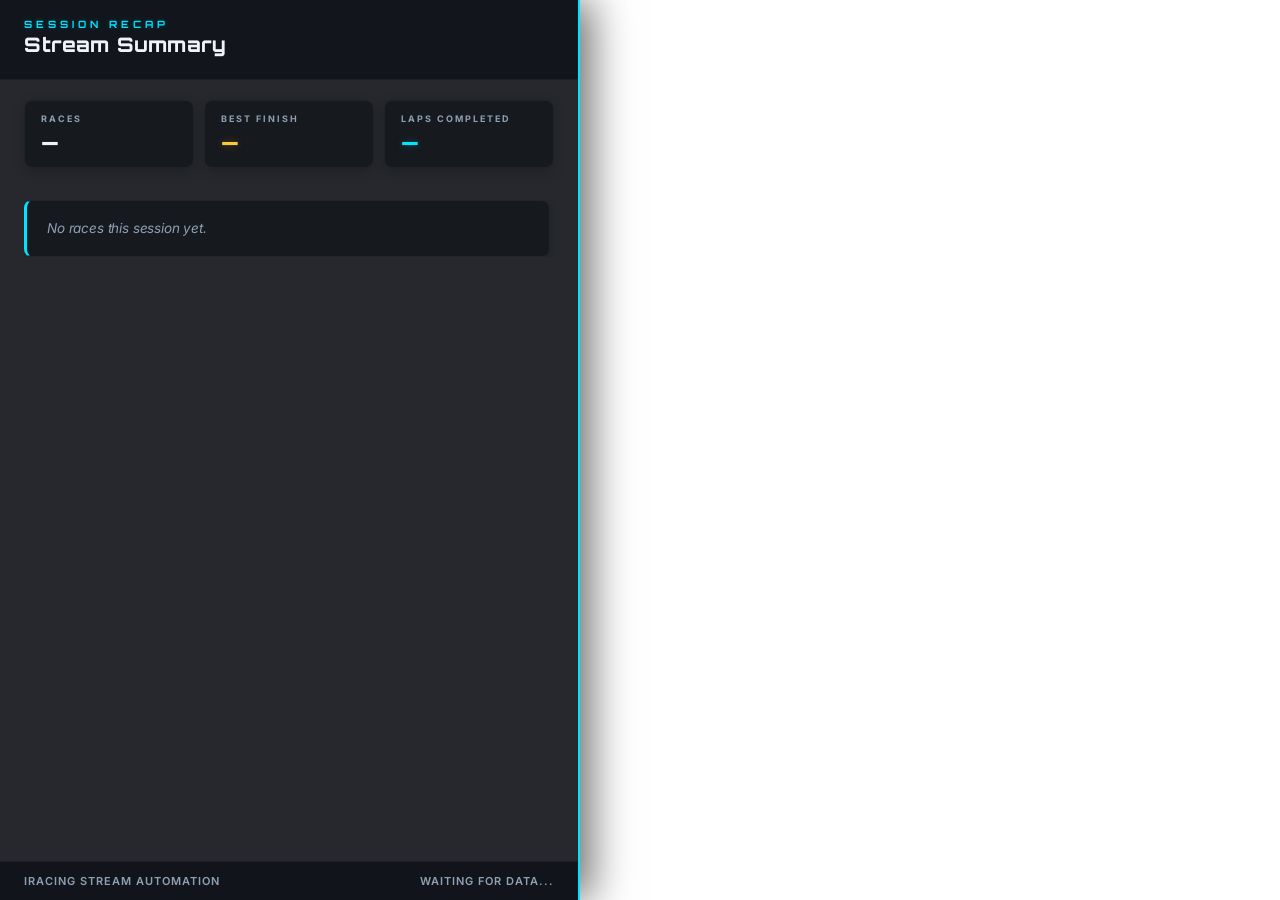
<file: overlay/recap.html>
<!DOCTYPE html>
<html lang="en">
<head>
  <meta charset="UTF-8">
  <title>Stream Recap</title>
  <style>
    @import url('https://fonts.googleapis.com/css2?family=Inter:wght@300;400;500;600;700;800&family=Orbitron:wght@600;700;800;900&display=swap');

    * { box-sizing: border-box; margin: 0; padding: 0; }

    :root {
      --bg: #05070a;
      --surface: rgba(14, 18, 24, 0.65);
      --border: rgba(255, 255, 255, 0.05);
      --border-hover: rgba(0, 229, 255, 0.25);
      
      --accent: #00e5ff;
      --accent-glow: rgba(0, 229, 255, 0.2);
      
      --text: #f0f4f8;
      --text-muted: #8fa0b5;
      
      --green: #00e676;
      --red: #ff3d00;
      --gold: #ffc837;
      --silver: #cfd8dc;
      --bronze: #ff8a65;
      
      --font-sans: 'Inter', system-ui, sans-serif;
      --font-mono: 'Orbitron', monospace;
    }

    /* Custom scrollbar for races list */
    ::-webkit-scrollbar {
      width: 4px;
    }
    ::-webkit-scrollbar-track {
      background: rgba(0, 0, 0, 0.1);
    }
    ::-webkit-scrollbar-thumb {
      background: rgba(0, 229, 255, 0.2);
      border-radius: 2px;
    }
    ::-webkit-scrollbar-thumb:hover {
      background: var(--accent);
    }

    body {
      background: transparent;
      color: var(--text);
      font-family: var(--font-sans);
      height: 100vh;
      display: flex;
      overflow: hidden;
      letter-spacing: -0.01em;
    }

    /* Left panel — glassmorphic recap slide-out */
    .panel {
      width: 580px;
      flex-shrink: 0;
      display: flex;
      flex-direction: column;
      background: rgba(8, 11, 16, 0.88);
      backdrop-filter: blur(18px);
      border-right: 2.5px solid var(--accent);
      box-shadow: 10px 0 40px rgba(0, 0, 0, 0.6);
      height: 100vh;
      z-index: 5;
    }

    /* Right side — fully transparent, game capture shows through */
    .game-area {
      flex: 1;
    }

    header {
      background: rgba(14, 18, 24, 0.8);
      border-bottom: 1px solid var(--border);
      padding: 18px 24px;
      display: flex;
      flex-direction: column;
      gap: 2px;
    }

    .header-eyebrow {
      font-family: var(--font-mono);
      font-size: 10px;
      font-weight: 700;
      letter-spacing: 4px;
      text-transform: uppercase;
      color: var(--accent);
      text-shadow: 0 0 6px var(--accent-glow);
    }

    .header-title {
      font-family: var(--font-mono);
      font-size: 20px;
      font-weight: 800;
      letter-spacing: 0.5px;
    }

    .header-date {
      font-size: 12px;
      color: var(--text-muted);
      margin-top: 2px;
    }

    .body {
      flex: 1;
      display: flex;
      flex-direction: column;
      overflow: hidden;
      padding: 20px 24px;
      gap: 16px;
    }

    /* Top summary row */
    .summary-row {
      display: grid;
      grid-template-columns: 1fr 1fr 1fr;
      gap: 10px;
    }

    .total-card {
      background: var(--surface);
      border: 1px solid var(--border);
      border-radius: 8px;
      padding: 12px 16px;
      display: flex;
      flex-direction: column;
      gap: 4px;
      transition: all 0.25s ease;
      box-shadow: 0 4px 12px rgba(0, 0, 0, 0.2);
    }

    .total-card:hover {
      border-color: var(--border-hover);
      transform: translateY(-1px);
    }

    .total-label {
      font-size: 9px;
      font-weight: 700;
      letter-spacing: 2px;
      text-transform: uppercase;
      color: var(--text-muted);
    }

    .total-value {
      font-family: var(--font-mono);
      font-size: 22px;
      font-weight: 800;
    }

    .total-value.positive { color: var(--green); text-shadow: 0 0 8px rgba(0, 230, 118, 0.25); }
    .total-value.negative { color: var(--red); text-shadow: 0 0 8px rgba(255, 61, 0, 0.25); }
    .total-value.neutral  { color: var(--text); }
    .total-value.accent   { color: var(--accent); text-shadow: 0 0 8px rgba(0, 229, 255, 0.25); }
    .total-value.gold     { color: var(--gold); text-shadow: 0 0 8px rgba(255, 200, 55, 0.25); }

    /* Per-discipline cards */
    .category-card {
      background: var(--surface);
      border: 1px solid var(--border);
      border-radius: 8px;
      padding: 12px 16px;
      transition: all 0.25s ease;
      box-shadow: 0 4px 12px rgba(0, 0, 0, 0.2);
    }

    .category-card:hover {
      border-color: var(--border-hover);
    }

    .category-name {
      font-family: var(--font-mono);
      font-size: 10px;
      font-weight: 700;
      letter-spacing: 2.5px;
      text-transform: uppercase;
      color: var(--accent);
      text-shadow: 0 0 6px var(--accent-glow);
      margin-bottom: 10px;
    }

    .category-stats {
      display: grid;
      grid-template-columns: 1fr 1fr 1fr;
      gap: 10px;
    }

    .cat-stat-label {
      font-size: 9px;
      font-weight: 600;
      letter-spacing: 1.5px;
      text-transform: uppercase;
      color: var(--text-muted);
      margin-bottom: 4px;
    }

    .cat-stat-value {
      font-family: var(--font-mono);
      font-size: 18px;
      font-weight: 700;
    }

    /* Race cards */
    .races-section {
      display: flex;
      flex-direction: column;
      gap: 10px;
      overflow-y: auto;
      padding-right: 4px;
    }

    .race-card {
      background: var(--surface);
      border: 1px solid var(--border);
      border-radius: 8px;
      padding: 12px 16px;
      display: grid;
      grid-template-columns: 50px 1fr 64px 64px;
      align-items: center;
      gap: 12px;
      transition: all 0.2s ease;
      box-shadow: 0 4px 12px rgba(0, 0, 0, 0.15);
      position: relative;
      overflow: hidden;
    }

    .race-card:hover {
      border-color: var(--border-hover);
      background: rgba(255, 255, 255, 0.02);
    }

    .race-pos {
      font-family: var(--font-mono);
      font-size: 22px;
      font-weight: 900;
      text-align: center;
      line-height: 1;
    }

    .race-pos.p1 { color: var(--gold); text-shadow: 0 0 10px rgba(255, 200, 55, 0.4); }
    .race-pos.p2 { color: var(--silver); text-shadow: 0 0 10px rgba(207, 216, 220, 0.3); }
    .race-pos.p3 { color: var(--bronze); text-shadow: 0 0 10px rgba(255, 138, 101, 0.3); }
    .race-pos.other { color: var(--text); }

    .race-info { min-width: 0; }

    .race-track {
      font-size: 14px;
      font-weight: 700;
      color: #f0f4f8;
      white-space: nowrap;
      overflow: hidden;
      text-overflow: ellipsis;
    }

    .race-meta {
      font-size: 11px;
      color: var(--text-muted);
      margin-top: 3px;
      white-space: nowrap;
      overflow: hidden;
      text-overflow: ellipsis;
    }

    .race-stat {
      text-align: center;
      min-width: 60px;
    }

    .race-stat-label {
      font-size: 9px;
      font-weight: 700;
      letter-spacing: 1.5px;
      text-transform: uppercase;
      color: var(--text-muted);
      margin-bottom: 4px;
    }

    .race-stat-value {
      font-family: var(--font-mono);
      font-size: 14px;
      font-weight: 700;
    }

    .positive { color: var(--green); }
    .negative { color: var(--red); }

    .pending-badge {
      font-family: var(--font-mono);
      font-size: 9px;
      font-weight: 800;
      background: rgba(0, 229, 255, 0.1);
      color: var(--accent);
      border: 1px solid rgba(0, 229, 255, 0.3);
      border-radius: 4px;
      padding: 1px 6px;
      letter-spacing: 1.5px;
      text-align: center;
      animation: flash-badge 2s infinite ease-in-out;
    }

    @keyframes flash-badge {
      0%, 100% { opacity: 0.5; }
      50% { opacity: 1; }
    }

    /* Narrative panel */
    .narrative {
      background: var(--surface);
      border: 1px solid var(--border);
      border-left: 3px solid var(--accent);
      border-radius: 8px;
      padding: 16px 20px;
      box-shadow: 0 4px 12px rgba(0, 0, 0, 0.15);
    }

    .narrative-label {
      font-family: var(--font-mono);
      font-size: 10px;
      font-weight: 700;
      letter-spacing: 3px;
      text-transform: uppercase;
      color: var(--accent);
      text-shadow: 0 0 6px var(--accent-glow);
      margin-bottom: 10px;
    }

    .narrative-text {
      font-size: 13.5px;
      line-height: 1.7;
      color: var(--text);
    }

    .placeholder {
      color: var(--text-muted);
      font-style: italic;
    }

    footer {
      background: rgba(14, 18, 24, 0.85);
      border-top: 1px solid var(--border);
      padding: 12px 24px;
      display: flex;
      justify-content: space-between;
      align-items: center;
    }

    .footer-text { 
      font-size: 11px; 
      color: var(--text-muted); 
      font-weight: 600;
      text-transform: uppercase;
      letter-spacing: 1px;
    }
  </style>
</head>
<body>

<div class="panel">

<header>
  <div class="header-eyebrow">Session Recap</div>
  <div class="header-title">Stream Summary</div>
  <div class="header-date" id="header-date"></div>
</header>

<div class="body">

  <div class="summary-row">
    <div class="total-card">
      <div class="total-label">Races</div>
      <div class="total-value neutral" id="total-races">—</div>
    </div>
    <div class="total-card">
      <div class="total-label">Best Finish</div>
      <div class="total-value gold" id="total-best">—</div>
    </div>
    <div class="total-card">
      <div class="total-label">Laps Completed</div>
      <div class="total-value accent" id="total-laps">—</div>
    </div>
  </div>

  <div id="categories"></div>

  <div class="races-section" id="races-section">
    <div class="narrative">
      <div class="narrative-text placeholder">No races this session yet.</div>
    </div>
  </div>

</div>

<footer>
  <div class="footer-text">iRacing Stream Automation</div>
  <div class="footer-text" id="footer-status">Waiting for data...</div>
</footer>

</div><!-- end .panel -->
<div class="game-area"></div>

<script>
  function signClass(val) {
    if (val === null || val === undefined) return '';
    return val > 0 ? 'positive' : val < 0 ? 'negative' : '';
  }

  function posClass(pos) {
    if (pos === 1) return 'p1';
    if (pos === 2) return 'p2';
    if (pos === 3) return 'p3';
    return 'other';
  }

  function signStr(val, decimals = 0) {
    if (val === null || val === undefined) return '—';
    const n = decimals > 0 ? val.toFixed(decimals) : val;
    return val > 0 ? `+${n}` : `${n}`;
  }

  function render(data) {
    const t = data.totals || {};
    const races = data.races || [];

    document.getElementById('header-date').textContent = data.stream_date || '';
    document.getElementById('total-races').textContent = t.races_completed ?? '—';
    document.getElementById('total-best').textContent  = t.best_finish ? `P${t.best_finish}` : '—';
    
    const totalLaps = races.reduce((sum, r) => sum + (r.laps || 0), 0);
    document.getElementById('total-laps').textContent  = totalLaps;

    const byCategory = t.by_category || {};
    const catEl = document.getElementById('categories');
    catEl.innerHTML = Object.entries(byCategory).map(([name, stats]) => {
      const ir = stats.iracing_net;
      const sr = stats.safety_rating_net;
      return `<div class="category-card">
        <div class="category-name">${name}</div>
        <div class="category-stats">
          <div>
            <div class="cat-stat-label">iRating</div>
            <div class="cat-stat-value ${signClass(ir)}">${signStr(ir)}</div>
          </div>
          <div>
            <div class="cat-stat-label">Safety Rating</div>
            <div class="cat-stat-value ${signClass(sr)}">${signStr(sr, 2)}</div>
          </div>
          <div>
            <div class="cat-stat-label">Races</div>
            <div class="cat-stat-value">${stats.races}</div>
          </div>
        </div>
      </div>`;
    }).join('');

    const section = document.getElementById('races-section');
    const races = data.races || [];

    let html = '';

    if (data.session_narrative) {
      html += `<div class="narrative">
        <div class="narrative-label">Session Narrative</div>
        <div class="narrative-text">${data.session_narrative}</div>
      </div>`;
    }

    for (const r of races) {
      const pos = r.finish_position;

      html += `<div class="race-card">
        <div class="race-pos ${posClass(pos)}">${pos ? 'P' + pos : '—'}</div>
        <div class="race-info">
          <div class="race-track">${r.track || 'Unknown Track'}</div>
          <div class="race-meta">${r.category ? r.category + ' · ' : ''}${r.series_name || ''}${r.total_drivers ? ' · ' + r.total_drivers + ' drivers' : ''}</div>
        </div>
        <div class="race-stat">
          <div class="race-stat-label">Laps</div>
          <div class="race-stat-value">${r.laps ?? '—'}</div>
        </div>
        <div class="race-stat">
          <div class="race-stat-label">Incidents</div>
          <div class="race-stat-value ${r.incidents > 0 ? 'negative' : ''}">${r.incidents ?? '—'}x</div>
        </div>
      </div>`;
    }

    if (!html) {
      html = `<div class="narrative"><div class="narrative-text placeholder">No races this session yet.</div></div>`;
    }

    section.innerHTML = html;
    document.getElementById('footer-status').textContent = `${races.length} race${races.length !== 1 ? 's' : ''} · updated ${new Date().toLocaleTimeString([], {hour:'2-digit', minute:'2-digit'})}`;
  }

  async function poll() {
    try {
      const res = await fetch('session_data.json?' + Date.now());
      if (res.ok) {
        const data = await res.json();
        render(data);
      }
    } catch {}
    setTimeout(poll, 8000);
  }

  poll();
</script>
</body>
</html>
</file>
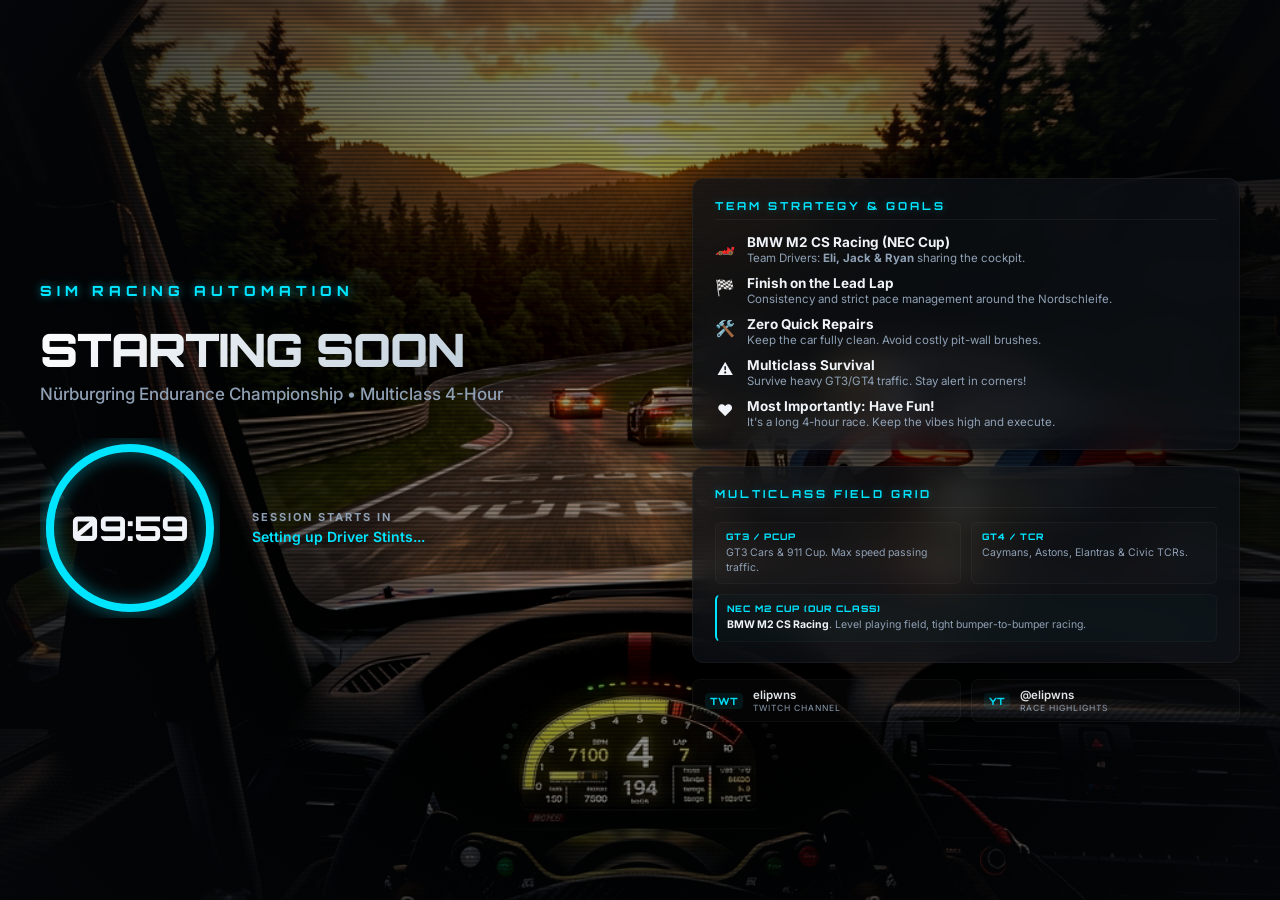
<file: overlay/starting_soon.html>
<!DOCTYPE html>
<html lang="en">
<head>
  <meta charset="UTF-8">
  <meta name="viewport" content="width=device-width, initial-scale=1.0">
  <title>Starting Soon Overlay</title>
  <style>
    @import url('https://fonts.googleapis.com/css2?family=Inter:wght@400;500;600;700&family=Orbitron:wght@600;700;800;900&display=swap');

    * { box-sizing: border-box; margin: 0; padding: 0; }

    :root {
      --bg: #030508;
      --accent: #00e5ff;
      --accent-glow: rgba(0, 229, 255, 0.3);
      --accent-glow-strong: rgba(0, 229, 255, 0.6);
      --text: #f0f4f8;
      --text-muted: #8fa0b5;
      
      --font-sans: 'Inter', system-ui, -apple-system, sans-serif;
      --font-mono: 'Orbitron', monospace;
    }

    body {
      background: var(--bg);
      color: var(--text);
      font-family: var(--font-sans);
      height: 100vh;
      overflow: hidden;
      display: flex;
      justify-content: center;
      align-items: center;
      position: relative;
    }

    /* Animated background */
    .bg-wrapper {
      position: absolute;
      top: 0;
      left: 0;
      width: 100%;
      height: 100%;
      overflow: hidden;
      z-index: 1;
    }

    .bg-image {
      width: 100%;
      height: 100%;
      background: url('assets/starting_soon_bg.png') no-repeat center center;
      background-size: cover;
      filter: brightness(0.6) contrast(1.1);
      animation: scale-bg 20s infinite ease-in-out;
    }

    @keyframes scale-bg {
      0%, 100% { transform: scale(1); }
      50% { transform: scale(1.05); }
    }

    /* Cyber scanlines overlay */
    .scanlines {
      position: absolute;
      top: 0;
      left: 0;
      width: 100%;
      height: 100%;
      background: linear-gradient(
        rgba(18, 16, 16, 0) 50%, 
        rgba(0, 0, 0, 0.25) 50%
      );
      background-size: 100% 4px;
      z-index: 2;
      pointer-events: none;
    }

    .dark-overlay {
      position: absolute;
      top: 0;
      left: 0;
      width: 100%;
      height: 100%;
      background: radial-gradient(circle at center, transparent 30%, rgba(5, 7, 10, 0.8) 100%);
      z-index: 2;
      pointer-events: none;
    }

    /* Layout Containers */
    .layout-container {
      position: relative;
      z-index: 3;
      width: 100%;
      max-width: 1300px;
      padding: 0 40px;
      display: grid;
      grid-template-columns: 1.1fr 1fr;
      align-items: center;
      gap: 50px;
    }

    /* Left Block: Countdown & Titles */
    .main-block {
      display: flex;
      flex-direction: column;
      gap: 24px;
    }

    .eyebrow {
      font-family: var(--font-mono);
      font-size: 14px;
      font-weight: 800;
      letter-spacing: 5px;
      color: var(--accent);
      text-transform: uppercase;
      text-shadow: 0 0 10px var(--accent-glow-strong);
      animation: breathe 3s infinite ease-in-out;
    }

    @keyframes breathe {
      0%, 100% { opacity: 0.6; text-shadow: 0 0 8px var(--accent-glow); }
      50% { opacity: 1; text-shadow: 0 0 16px var(--accent-glow-strong); }
    }

    .title-block h1 {
      font-family: var(--font-mono);
      font-size: 46px;
      font-weight: 900;
      line-height: 1.15;
      letter-spacing: -1px;
      text-transform: uppercase;
      margin-bottom: 8px;
      background: linear-gradient(135deg, #ffffff 0%, #aabecf 100%);
      -webkit-background-clip: text;
      -webkit-text-fill-color: transparent;
    }

    .title-block p {
      font-size: 17px;
      color: var(--text-muted);
      font-weight: 500;
    }

    /* Circular SVG Timer */
    .timer-container {
      display: flex;
      align-items: center;
      gap: 32px;
      margin-top: 10px;
    }

    .svg-ring-wrapper {
      position: relative;
      width: 180px;
      height: 180px;
    }

    .svg-ring-wrapper svg {
      transform: rotate(-90deg);
    }

    .ring-bg {
      fill: none;
      stroke: rgba(255, 255, 255, 0.03);
      stroke-width: 8px;
    }

    .ring-progress {
      fill: none;
      stroke: var(--accent);
      stroke-width: 8px;
      stroke-linecap: round;
      stroke-dasharray: 502; /* 2 * PI * r (r=80) */
      stroke-dashoffset: 0;
      transition: stroke-dashoffset 1s linear;
      filter: drop-shadow(0 0 8px var(--accent-glow-strong));
    }

    .timer-text {
      position: absolute;
      top: 0;
      left: 0;
      width: 100%;
      height: 100%;
      display: flex;
      justify-content: center;
      align-items: center;
      font-family: var(--font-mono);
      font-size: 34px;
      font-weight: 800;
      letter-spacing: -0.5px;
      color: var(--text);
    }

    .timer-label {
      font-family: var(--font-sans);
      font-size: 11px;
      font-weight: 700;
      letter-spacing: 2px;
      text-transform: uppercase;
      color: var(--text-muted);
    }

    /* Right Block: Glass cards */
    .sidebar {
      display: flex;
      flex-direction: column;
      gap: 16px;
    }

    .glass-card {
      background: rgba(14, 18, 24, 0.7);
      border: 1px solid rgba(255, 255, 255, 0.05);
      border-radius: 12px;
      backdrop-filter: blur(16px);
      padding: 20px 22px;
      box-shadow: 0 10px 40px rgba(0, 0, 0, 0.5);
    }

    .card-title {
      font-family: var(--font-mono);
      font-size: 11px;
      font-weight: 700;
      letter-spacing: 3px;
      color: var(--accent);
      text-transform: uppercase;
      text-shadow: 0 0 8px var(--accent-glow);
      margin-bottom: 14px;
      border-bottom: 1px solid rgba(255, 255, 255, 0.05);
      padding-bottom: 6px;
    }

    .objective-list {
      display: flex;
      flex-direction: column;
      gap: 10px;
    }

    .objective-item {
      display: flex;
      align-items: flex-start;
      gap: 12px;
    }

    .objective-emoji {
      font-size: 16px;
      width: 20px;
      text-align: center;
      margin-top: 2px;
    }

    .objective-content {
      display: flex;
      flex-direction: column;
    }

    .objective-header {
      font-weight: 700;
      font-size: 13.5px;
      color: var(--text);
    }

    .objective-desc {
      font-size: 11.5px;
      color: var(--text-muted);
      margin-top: 1px;
    }

    /* Multiclass Field list styling */
    .field-grid {
      display: grid;
      grid-template-columns: 1fr 1fr;
      gap: 10px;
    }

    .field-class {
      background: rgba(255,255,255,0.015);
      border: 1px solid rgba(255,255,255,0.03);
      border-radius: 6px;
      padding: 8px 10px;
    }

    .class-header {
      font-family: var(--font-mono);
      font-size: 9px;
      font-weight: 800;
      letter-spacing: 1px;
      color: var(--accent);
      margin-bottom: 4px;
    }

    .class-cars {
      font-size: 10.5px;
      color: var(--text-muted);
      line-height: 1.4;
    }

    .class-cars strong {
      color: var(--text);
    }

    /* Social Badges */
    .socials-row {
      display: flex;
      gap: 10px;
    }

    .social-badge {
      flex: 1;
      background: rgba(255, 255, 255, 0.02);
      border: 1px solid rgba(255, 255, 255, 0.04);
      border-radius: 8px;
      padding: 8px 12px;
      display: flex;
      align-items: center;
      gap: 10px;
      transition: all 0.2s ease;
    }

    .social-badge:hover {
      border-color: var(--accent);
      background: rgba(0, 229, 255, 0.03);
    }

    .social-icon {
      font-family: var(--font-mono);
      font-size: 10px;
      font-weight: 800;
      color: var(--accent);
      background: rgba(0, 229, 255, 0.08);
      padding: 2px 5px;
      border-radius: 4px;
    }

    .social-handle {
      font-size: 11.5px;
      font-weight: 600;
      color: var(--text);
    }

    .social-desc {
      font-size: 8.5px;
      color: var(--text-muted);
      text-transform: uppercase;
      letter-spacing: 1px;
      margin-top: 1px;
    }
  </style>
</head>
<body>

<div class="bg-wrapper">
  <div class="bg-image"></div>
</div>
<div class="scanlines"></div>
<div class="dark-overlay"></div>

<div class="layout-container">
  
  <!-- Left Side: Countdown -->
  <div class="main-block">
    <div class="eyebrow">Sim Racing Automation</div>
    
    <div class="title-block">
      <h1 id="stream-headline">Starting Soon</h1>
      <p id="stream-subheadline">Nürburgring Endurance Championship • Multiclass 4-Hour</p>
    </div>
    
    <div class="timer-container">
      <div class="svg-ring-wrapper">
        <svg width="180" height="180">
          <circle class="ring-bg" cx="90" cy="90" r="80"></circle>
          <circle class="ring-progress" id="progress-circle" cx="90" cy="90" r="80"></circle>
        </svg>
        <div class="timer-text" id="timer-display">10:00</div>
      </div>
      <div>
        <div class="timer-label">Session Starts In</div>
        <div id="status-text" style="font-size: 14px; font-weight: 600; color: var(--accent); margin-top: 4px;">Forming Grid...</div>
      </div>
    </div>
  </div>

  <!-- Right Side: Goals & Multiclass Field -->
  <div class="sidebar">
    
    <!-- Objectives -->
    <div class="glass-card">
      <div class="card-title">Team Strategy & Goals</div>
      <div class="objective-list">
        <div class="objective-item">
          <div class="objective-emoji">🏎️</div>
          <div class="objective-content">
            <div class="objective-header">BMW M2 CS Racing (NEC Cup)</div>
            <div class="objective-desc">Team Drivers: <strong>Eli, Jack & Ryan</strong> sharing the cockpit.</div>
          </div>
        </div>
        <div class="objective-item">
          <div class="objective-emoji">🏁</div>
          <div class="objective-content">
            <div class="objective-header">Finish on the Lead Lap</div>
            <div class="objective-desc">Consistency and strict pace management around the Nordschleife.</div>
          </div>
        </div>
        <div class="objective-item">
          <div class="objective-emoji">🛠️</div>
          <div class="objective-content">
            <div class="objective-header">Zero Quick Repairs</div>
            <div class="objective-desc">Keep the car fully clean. Avoid costly pit-wall brushes.</div>
          </div>
        </div>
        <div class="objective-item">
          <div class="objective-emoji">⚠️</div>
          <div class="objective-content">
            <div class="objective-header">Multiclass Survival</div>
            <div class="objective-desc">Survive heavy GT3/GT4 traffic. Stay alert in corners!</div>
          </div>
        </div>
        <div class="objective-item">
          <div class="objective-emoji">❤️</div>
          <div class="objective-content">
            <div class="objective-header">Most Importantly: Have Fun!</div>
            <div class="objective-desc">It's a long 4-hour race. Keep the vibes high and execute.</div>
          </div>
        </div>
      </div>
    </div>

    <!-- Multiclass Field -->
    <div class="glass-card">
      <div class="card-title">Multiclass Field Grid</div>
      <div class="field-grid">
        <div class="field-class">
          <div class="class-header">GT3 / PCUP</div>
          <div class="class-cars">GT3 Cars & 911 Cup. Max speed passing traffic.</div>
        </div>
        <div class="field-class">
          <div class="class-header">GT4 / TCR</div>
          <div class="class-cars">Caymans, Astons, Elantras & Civic TCRs.</div>
        </div>
        <div class="field-class" style="grid-column: span 2; border-left: 2.5px solid var(--accent); background: rgba(0,229,255,0.02)">
          <div class="class-header">NEC M2 CUP (OUR CLASS)</div>
          <div class="class-cars"><strong>BMW M2 CS Racing</strong>. Level playing field, tight bumper-to-bumper racing.</div>
        </div>
      </div>
    </div>

    <!-- Socials -->
    <div class="socials-row">
      <div class="social-badge">
        <div class="social-icon">TWT</div>
        <div>
          <div class="social-handle">elipwns</div>
          <div class="social-desc">Twitch Channel</div>
        </div>
      </div>
      <div class="social-badge">
        <div class="social-icon">YT</div>
        <div>
          <div class="social-handle">@elipwns</div>
          <div class="social-desc">Race Highlights</div>
        </div>
      </div>
    </div>

  </div>

</div>

<script>
  // Edit variables here to configure countdown duration (in seconds)
  const STARTING_TIME = 600; // 10 minutes
  
  let timeRemaining = STARTING_TIME;
  const progressCircle = document.getElementById('progress-circle');
  const timerDisplay = document.getElementById('timer-display');
  const statusText = document.getElementById('status-text');
  
  const circleRadius = 80;
  const circumference = 2 * Math.PI * circleRadius; // 502.65

  function updateTimer() {
    const minutes = Math.floor(timeRemaining / 60);
    const seconds = timeRemaining % 60;
    
    // Display digits
    timerDisplay.textContent = `${String(minutes).padStart(2, '0')}:${String(seconds).padStart(2, '0')}`;
    
    // Animate SVG Ring Dash Offset
    const progressFraction = timeRemaining / STARTING_TIME;
    const dashOffset = circumference * (1 - progressFraction);
    progressCircle.style.strokeDashoffset = dashOffset;
    
    // Custom label updates based on countdown phase
    if (timeRemaining > 300) {
      statusText.textContent = "Setting up Driver Stints...";
    } else if (timeRemaining > 60) {
      statusText.textContent = "Drivers in Cockpit...";
    } else if (timeRemaining > 0) {
      statusText.textContent = "Green Light Incoming!";
      statusText.style.color = "#ff3d00";
      statusText.style.textShadow = "0 0 10px rgba(255, 61, 0, 0.4)";
      progressCircle.style.stroke = "#ff3d00";
    } else {
      statusText.textContent = "Session is Live!";
      statusText.style.color = "#00e676";
      statusText.style.textShadow = "0 0 10px rgba(0, 230, 118, 0.4)";
      progressCircle.style.stroke = "#00e676";
      clearInterval(timerInterval);
    }
  }

  // Set initial circumference values
  progressCircle.style.strokeDasharray = circumference;
  progressCircle.style.strokeDashoffset = 0;

  updateTimer();
  
  const timerInterval = setInterval(() => {
    if (timeRemaining > 0) {
      timeRemaining--;
      updateTimer();
    } else {
      clearInterval(timerInterval);
    }
  }, 1000);
</script>
</body>
</html>
</file>
